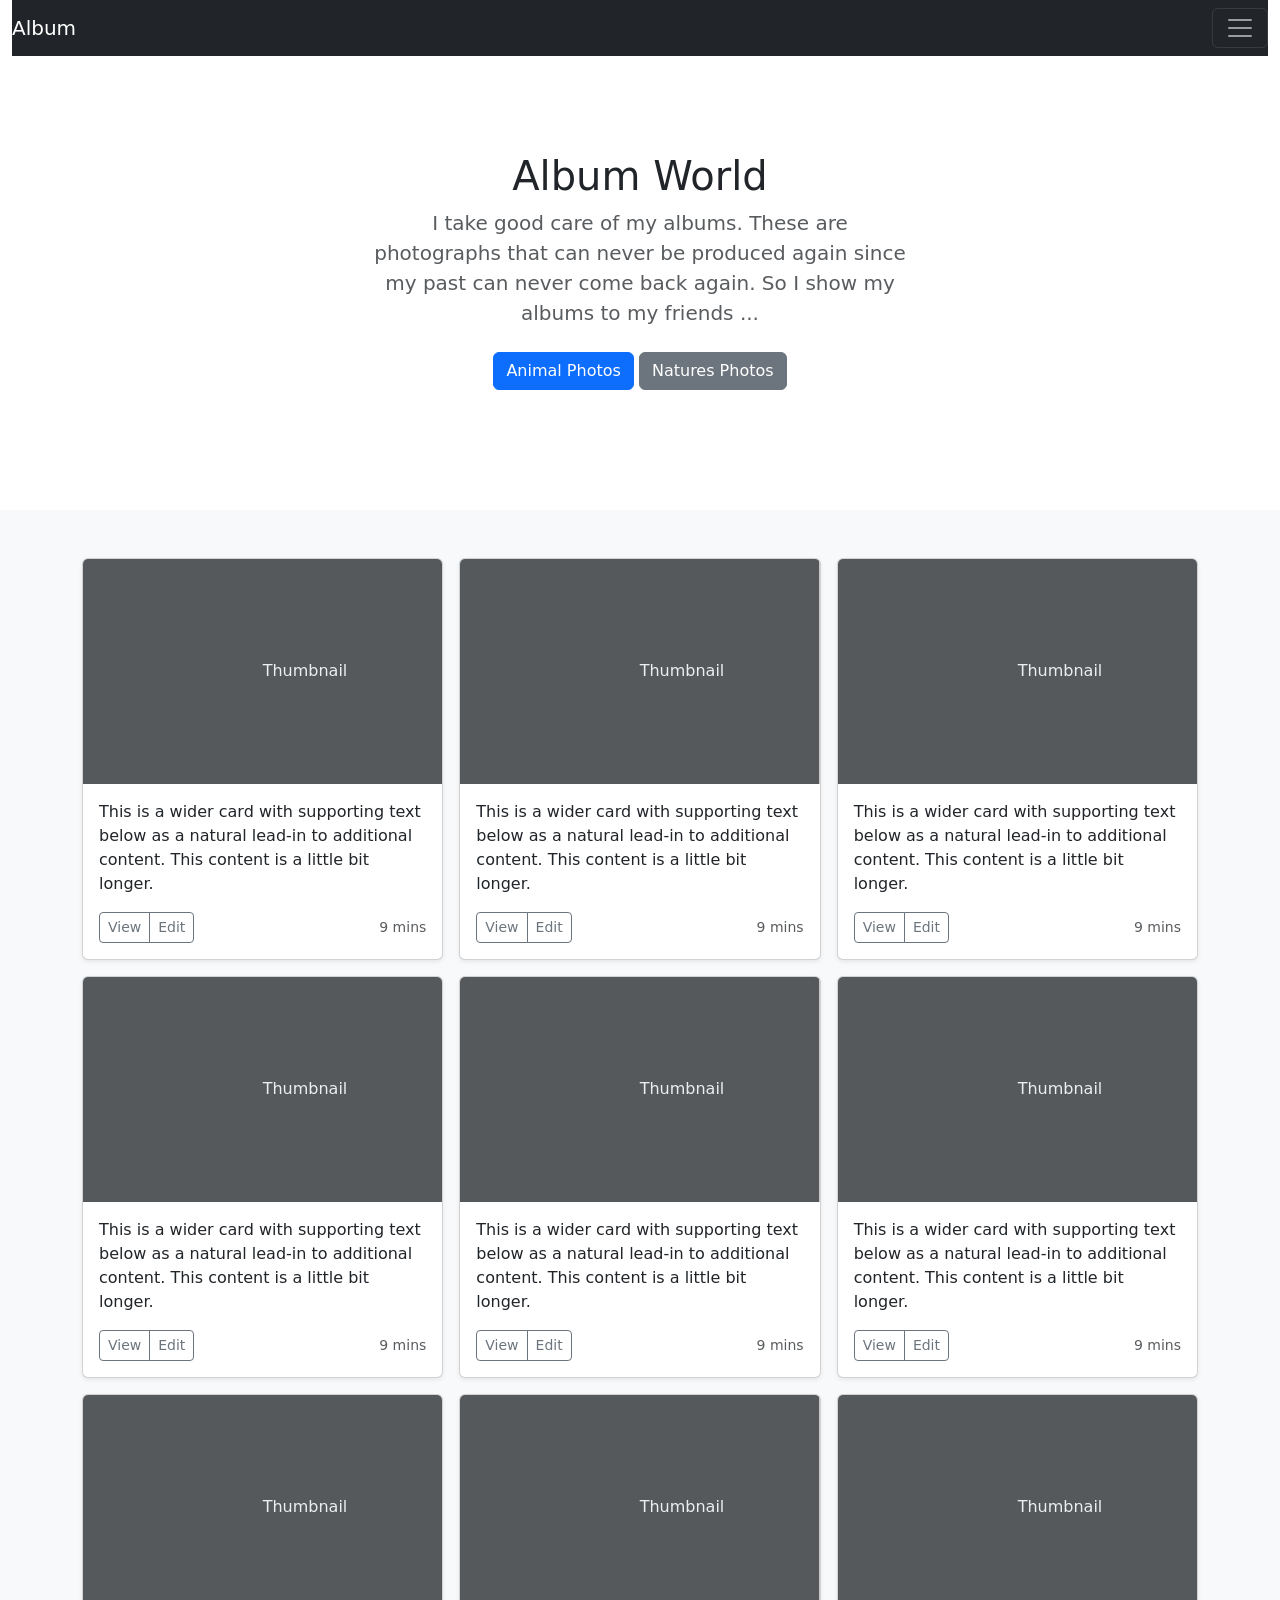
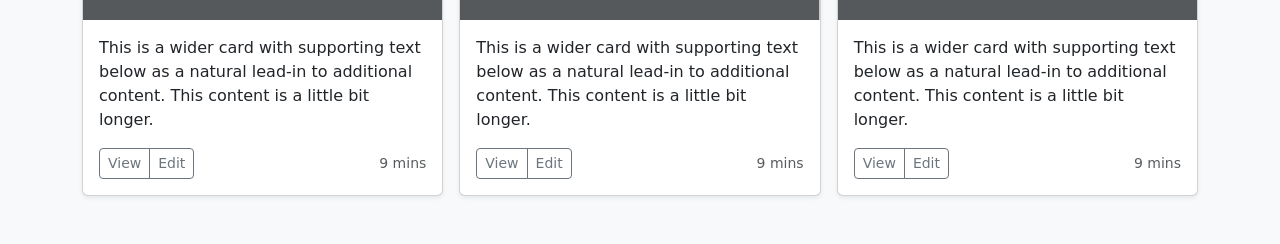
<file: Day 1/prasad/index.html>
<!DOCTYPE html>
<html lang="en">
  <head>
    <meta charset="UTF-8" />
    <meta http-equiv="X-UA-Compatible" content="IE=edge" />
    <meta name="viewport" content="width=device-width, initial-scale=1.0" />
    <title>Document</title>
    <link
      href="https://cdn.jsdelivr.net/npm/bootstrap@5.0.2/dist/css/bootstrap.min.css"
      rel="stylesheet"
      integrity="sha384-EVSTQN3/azprG1Anm3QDgpJLIm9Nao0Yz1ztcQTwFspd3yD65VohhpuuCOmLASjC"
      crossorigin="anonymous"
    />
    <link rel="stylesheet" href="style.css" />
  </head>
  <body>
    <div class="container-fluid">
      <div class="collapse" id="navbarToggleExternalContent">
        <div class="bg-dark p-4">
          <h5 class="text-white h4">About</h5>
          <span class="text-muted"
            >Add some information about the album below, the author, or any
            other background context. Make it a few sentences long so folks can
            pick up some informative tidbits. Then, link them off to some social
            networking sites or contact information.</span
          >
          <h5 class="text-white h4">Contact</h5>
          <ul class="list-unstyled">
            <li><a href="#" class="text-white">Follow on Instgram</a></li>
            <li><a href="#" class="text-white">Like on Facebook</a></li>
            <li><a href="#" class="text-white">Share</a></li>
          </ul>
        </div>
      </div>
      <nav class="navbar navbar-dark bg-dark">
        <a class="navbar-brand" href="#">Album</a>

        <button
          class="navbar-toggler"
          type="button"
          data-bs-toggle="collapse"
          data-bs-target="#navbarToggleExternalContent"
          aria-controls="navbarToggleExternalContent"
          aria-expanded="false"
          aria-label="Toggle navigation"
        >
          <span class="navbar-toggler-icon"></span>
        </button>
        <!-- <div class="container-fluid">
          <button
            class="navbar-toggler"
            type="button"
            data-bs-toggle="collapse"
            data-bs-target="#navbarToggleExternalContent"
            aria-controls="navbarToggleExternalContent"
            aria-expanded="false"
            aria-label="Toggle navigation"
          >
            <span class="navbar-toggler-icon"></span>
          </button>
        </div> -->
      </nav>
    </div>
    <main>
      <section class="py-5 text-center container">
        <div class="row py-lg-5">
          <div class="col-lg-6 col-md-8 mx-auto">
            <h1 class="fw-light"><b>Album World</b></h1>
            <p class="lead text-muted">
              I take good care of my albums. These are photographs that can
              never be produced again since my past can never come back again.
              So I show my albums to my friends ...
            </p>
            <p>
              <a href="#" class="btn btn-primary my-2">Animal Photos</a>
              <a href="#" class="btn btn-secondary my-2">Natures Photos</a>
            </p>
          </div>
        </div>
      </section>

      <div class="album py-5 bg-light">
        <div class="container">
          <div class="row row-cols-1 row-cols-sm-2 row-cols-md-3 g-3">
            <div class="col">
              <div class="card shadow-sm">
                <svg
                  class="bd-placeholder-img card-img-top"
                  width="100%"
                  height="225"
                  xmlns="http://www.w3.org/2000/svg"
                  role="img"
                  aria-label="Placeholder: Thumbnail"
                  preserveAspectRatio="xMidYMid slice"
                  focusable="false"
                >
                  <title>Placeholder</title>
                  <rect width="100%" height="100%" fill="#55595c"></rect>
                  <text x="50%" y="50%" fill="#eceeef" dy=".3em">
                    Thumbnail
                  </text>
                </svg>

                <div class="card-body">
                  <p class="card-text">
                    This is a wider card with supporting text below as a natural
                    lead-in to additional content. This content is a little bit
                    longer.
                  </p>
                  <div
                    class="d-flex justify-content-between align-items-center"
                  >
                    <div class="btn-group">
                      <button
                        type="button"
                        class="btn btn-sm btn-outline-secondary"
                      >
                        View
                      </button>
                      <button
                        type="button"
                        class="btn btn-sm btn-outline-secondary"
                      >
                        Edit
                      </button>
                    </div>
                    <small class="text-muted">9 mins</small>
                  </div>
                </div>
              </div>
            </div>
            <div class="col">
              <div class="card shadow-sm">
                <svg
                  class="bd-placeholder-img card-img-top"
                  width="100%"
                  height="225"
                  xmlns="http://www.w3.org/2000/svg"
                  role="img"
                  aria-label="Placeholder: Thumbnail"
                  preserveAspectRatio="xMidYMid slice"
                  focusable="false"
                >
                  <title>Placeholder</title>
                  <rect width="100%" height="100%" fill="#55595c"></rect>
                  <text x="50%" y="50%" fill="#eceeef" dy=".3em">
                    Thumbnail
                  </text>
                </svg>

                <div class="card-body">
                  <p class="card-text">
                    This is a wider card with supporting text below as a natural
                    lead-in to additional content. This content is a little bit
                    longer.
                  </p>
                  <div
                    class="d-flex justify-content-between align-items-center"
                  >
                    <div class="btn-group">
                      <button
                        type="button"
                        class="btn btn-sm btn-outline-secondary"
                      >
                        View
                      </button>
                      <button
                        type="button"
                        class="btn btn-sm btn-outline-secondary"
                      >
                        Edit
                      </button>
                    </div>
                    <small class="text-muted">9 mins</small>
                  </div>
                </div>
              </div>
            </div>
            <div class="col">
              <div class="card shadow-sm">
                <svg
                  class="bd-placeholder-img card-img-top"
                  width="100%"
                  height="225"
                  xmlns="http://www.w3.org/2000/svg"
                  role="img"
                  aria-label="Placeholder: Thumbnail"
                  preserveAspectRatio="xMidYMid slice"
                  focusable="false"
                >
                  <title>Placeholder</title>
                  <rect width="100%" height="100%" fill="#55595c"></rect>
                  <text x="50%" y="50%" fill="#eceeef" dy=".3em">
                    Thumbnail
                  </text>
                </svg>

                <div class="card-body">
                  <p class="card-text">
                    This is a wider card with supporting text below as a natural
                    lead-in to additional content. This content is a little bit
                    longer.
                  </p>
                  <div
                    class="d-flex justify-content-between align-items-center"
                  >
                    <div class="btn-group">
                      <button
                        type="button"
                        class="btn btn-sm btn-outline-secondary"
                      >
                        View
                      </button>
                      <button
                        type="button"
                        class="btn btn-sm btn-outline-secondary"
                      >
                        Edit
                      </button>
                    </div>
                    <small class="text-muted">9 mins</small>
                  </div>
                </div>
              </div>
            </div>

            <div class="col">
              <div class="card shadow-sm">
                <svg
                  class="bd-placeholder-img card-img-top"
                  width="100%"
                  height="225"
                  xmlns="http://www.w3.org/2000/svg"
                  role="img"
                  aria-label="Placeholder: Thumbnail"
                  preserveAspectRatio="xMidYMid slice"
                  focusable="false"
                >
                  <title>Placeholder</title>
                  <rect width="100%" height="100%" fill="#55595c"></rect>
                  <text x="50%" y="50%" fill="#eceeef" dy=".3em">
                    Thumbnail
                  </text>
                </svg>

                <div class="card-body">
                  <p class="card-text">
                    This is a wider card with supporting text below as a natural
                    lead-in to additional content. This content is a little bit
                    longer.
                  </p>
                  <div
                    class="d-flex justify-content-between align-items-center"
                  >
                    <div class="btn-group">
                      <button
                        type="button"
                        class="btn btn-sm btn-outline-secondary"
                      >
                        View
                      </button>
                      <button
                        type="button"
                        class="btn btn-sm btn-outline-secondary"
                      >
                        Edit
                      </button>
                    </div>
                    <small class="text-muted">9 mins</small>
                  </div>
                </div>
              </div>
            </div>
            <div class="col">
              <div class="card shadow-sm">
                <svg
                  class="bd-placeholder-img card-img-top"
                  width="100%"
                  height="225"
                  xmlns="http://www.w3.org/2000/svg"
                  role="img"
                  aria-label="Placeholder: Thumbnail"
                  preserveAspectRatio="xMidYMid slice"
                  focusable="false"
                >
                  <title>Placeholder</title>
                  <rect width="100%" height="100%" fill="#55595c"></rect>
                  <text x="50%" y="50%" fill="#eceeef" dy=".3em">
                    Thumbnail
                  </text>
                </svg>

                <div class="card-body">
                  <p class="card-text">
                    This is a wider card with supporting text below as a natural
                    lead-in to additional content. This content is a little bit
                    longer.
                  </p>
                  <div
                    class="d-flex justify-content-between align-items-center"
                  >
                    <div class="btn-group">
                      <button
                        type="button"
                        class="btn btn-sm btn-outline-secondary"
                      >
                        View
                      </button>
                      <button
                        type="button"
                        class="btn btn-sm btn-outline-secondary"
                      >
                        Edit
                      </button>
                    </div>
                    <small class="text-muted">9 mins</small>
                  </div>
                </div>
              </div>
            </div>
            <div class="col">
              <div class="card shadow-sm">
                <svg
                  class="bd-placeholder-img card-img-top"
                  width="100%"
                  height="225"
                  xmlns="http://www.w3.org/2000/svg"
                  role="img"
                  aria-label="Placeholder: Thumbnail"
                  preserveAspectRatio="xMidYMid slice"
                  focusable="false"
                >
                  <title>Placeholder</title>
                  <rect width="100%" height="100%" fill="#55595c"></rect>
                  <text x="50%" y="50%" fill="#eceeef" dy=".3em">
                    Thumbnail
                  </text>
                </svg>

                <div class="card-body">
                  <p class="card-text">
                    This is a wider card with supporting text below as a natural
                    lead-in to additional content. This content is a little bit
                    longer.
                  </p>
                  <div
                    class="d-flex justify-content-between align-items-center"
                  >
                    <div class="btn-group">
                      <button
                        type="button"
                        class="btn btn-sm btn-outline-secondary"
                      >
                        View
                      </button>
                      <button
                        type="button"
                        class="btn btn-sm btn-outline-secondary"
                      >
                        Edit
                      </button>
                    </div>
                    <small class="text-muted">9 mins</small>
                  </div>
                </div>
              </div>
            </div>

            <div class="col">
              <div class="card shadow-sm">
                <svg
                  class="bd-placeholder-img card-img-top"
                  width="100%"
                  height="225"
                  xmlns="http://www.w3.org/2000/svg"
                  role="img"
                  aria-label="Placeholder: Thumbnail"
                  preserveAspectRatio="xMidYMid slice"
                  focusable="false"
                >
                  <title>Placeholder</title>
                  <rect width="100%" height="100%" fill="#55595c"></rect>
                  <text x="50%" y="50%" fill="#eceeef" dy=".3em">
                    Thumbnail
                  </text>
                </svg>

                <div class="card-body">
                  <p class="card-text">
                    This is a wider card with supporting text below as a natural
                    lead-in to additional content. This content is a little bit
                    longer.
                  </p>
                  <div
                    class="d-flex justify-content-between align-items-center"
                  >
                    <div class="btn-group">
                      <button
                        type="button"
                        class="btn btn-sm btn-outline-secondary"
                      >
                        View
                      </button>
                      <button
                        type="button"
                        class="btn btn-sm btn-outline-secondary"
                      >
                        Edit
                      </button>
                    </div>
                    <small class="text-muted">9 mins</small>
                  </div>
                </div>
              </div>
            </div>
            <div class="col">
              <div class="card shadow-sm">
                <svg
                  class="bd-placeholder-img card-img-top"
                  width="100%"
                  height="225"
                  xmlns="http://www.w3.org/2000/svg"
                  role="img"
                  aria-label="Placeholder: Thumbnail"
                  preserveAspectRatio="xMidYMid slice"
                  focusable="false"
                >
                  <title>Placeholder</title>
                  <rect width="100%" height="100%" fill="#55595c"></rect>
                  <text x="50%" y="50%" fill="#eceeef" dy=".3em">
                    Thumbnail
                  </text>
                </svg>

                <div class="card-body">
                  <p class="card-text">
                    This is a wider card with supporting text below as a natural
                    lead-in to additional content. This content is a little bit
                    longer.
                  </p>
                  <div
                    class="d-flex justify-content-between align-items-center"
                  >
                    <div class="btn-group">
                      <button
                        type="button"
                        class="btn btn-sm btn-outline-secondary"
                      >
                        View
                      </button>
                      <button
                        type="button"
                        class="btn btn-sm btn-outline-secondary"
                      >
                        Edit
                      </button>
                    </div>
                    <small class="text-muted">9 mins</small>
                  </div>
                </div>
              </div>
            </div>
            <div class="col">
              <div class="card shadow-sm">
                <svg
                  class="bd-placeholder-img card-img-top"
                  width="100%"
                  height="225"
                  xmlns="http://www.w3.org/2000/svg"
                  role="img"
                  aria-label="Placeholder: Thumbnail"
                  preserveAspectRatio="xMidYMid slice"
                  focusable="false"
                >
                  <title>Placeholder</title>
                  <rect width="100%" height="100%" fill="#55595c"></rect>
                  <text x="50%" y="50%" fill="#eceeef" dy=".3em">
                    Thumbnail
                  </text>
                </svg>

                <div class="card-body">
                  <p class="card-text">
                    This is a wider card with supporting text below as a natural
                    lead-in to additional content. This content is a little bit
                    longer.
                  </p>
                  <div
                    class="d-flex justify-content-between align-items-center"
                  >
                    <div class="btn-group">
                      <button
                        type="button"
                        class="btn btn-sm btn-outline-secondary"
                      >
                        View
                      </button>
                      <button
                        type="button"
                        class="btn btn-sm btn-outline-secondary"
                      >
                        Edit
                      </button>
                    </div>
                    <small class="text-muted">9 mins</small>
                  </div>
                </div>
              </div>
            </div>
          </div>
        </div>
      </div>
    </main>
    <script
      src="https://cdn.jsdelivr.net/npm/bootstrap@5.0.2/dist/js/bootstrap.bundle.min.js"
      integrity="sha384-MrcW6ZMFYlzcLA8Nl+NtUVF0sA7MsXsP1UyJoMp4YLEuNSfAP+JcXn/tWtIaxVXM"
      crossorigin="anonymous"
    ></script>
  </body>
</html>
</file>
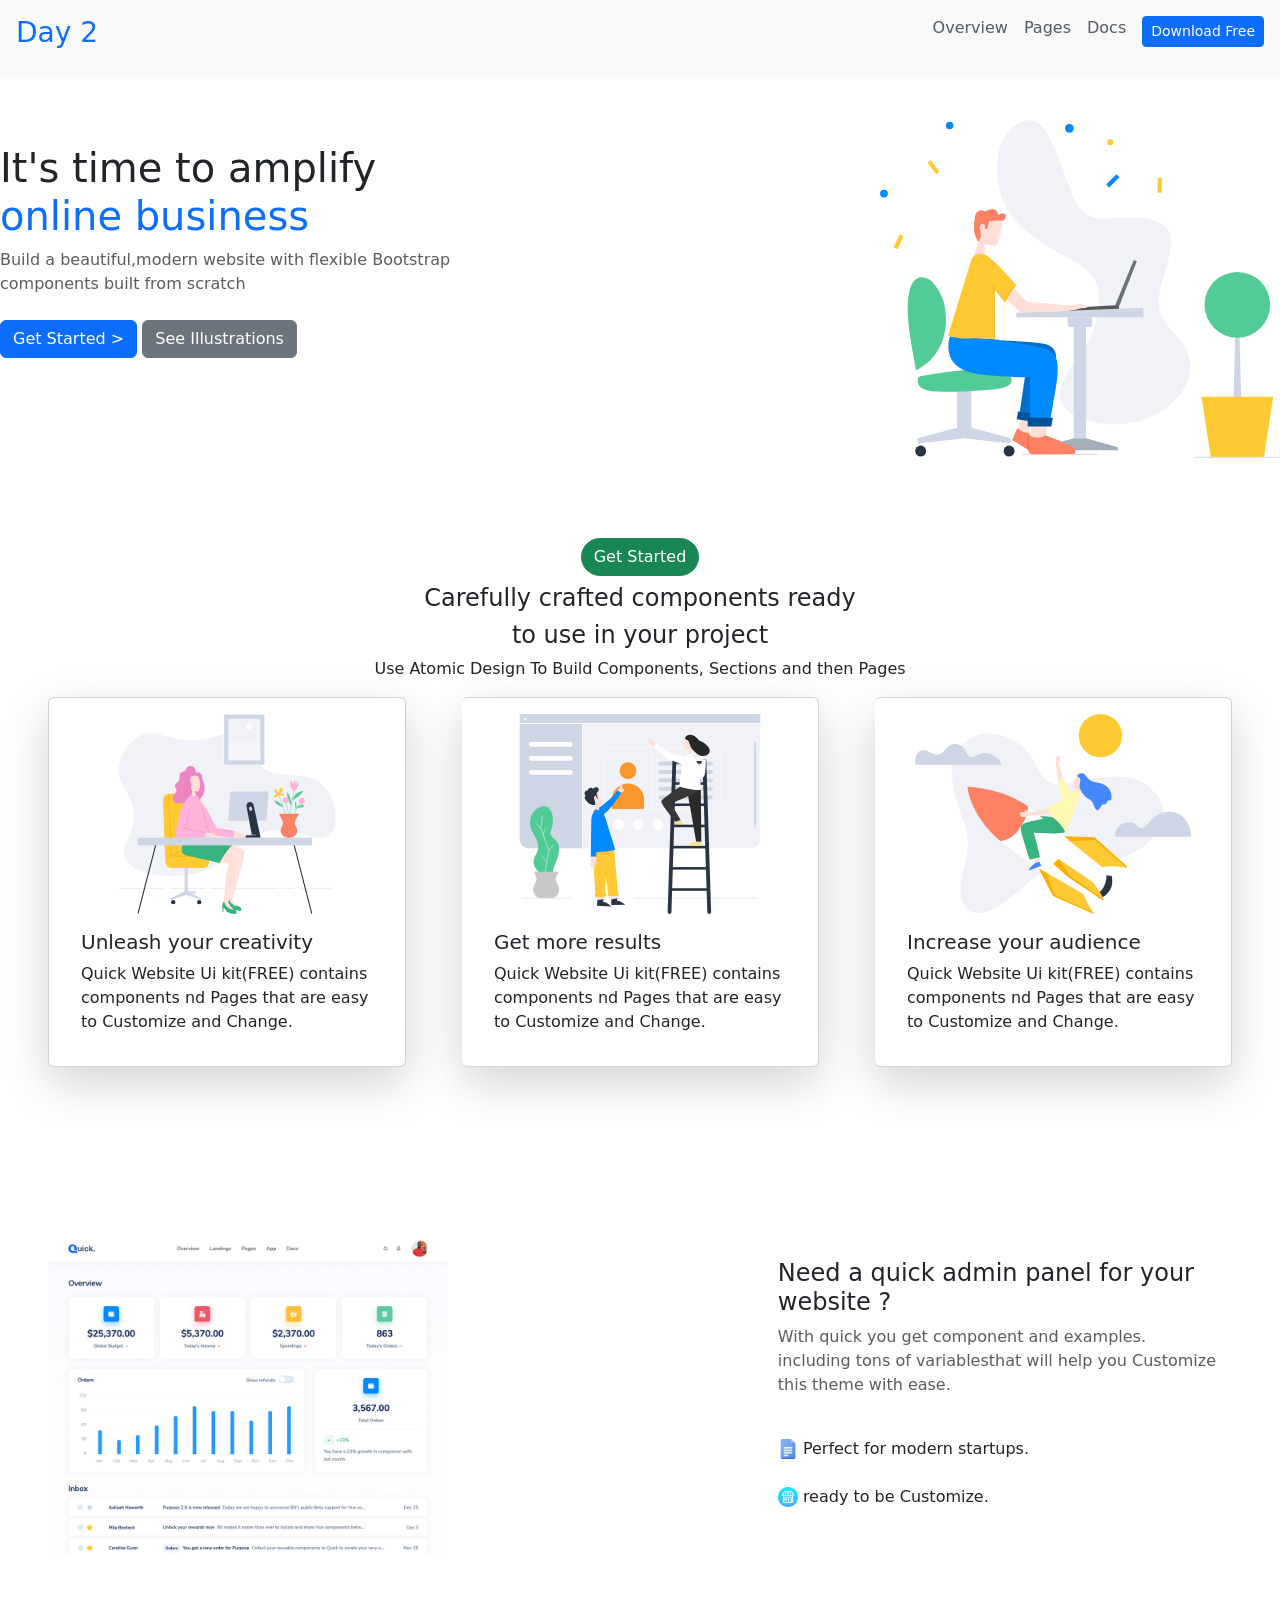
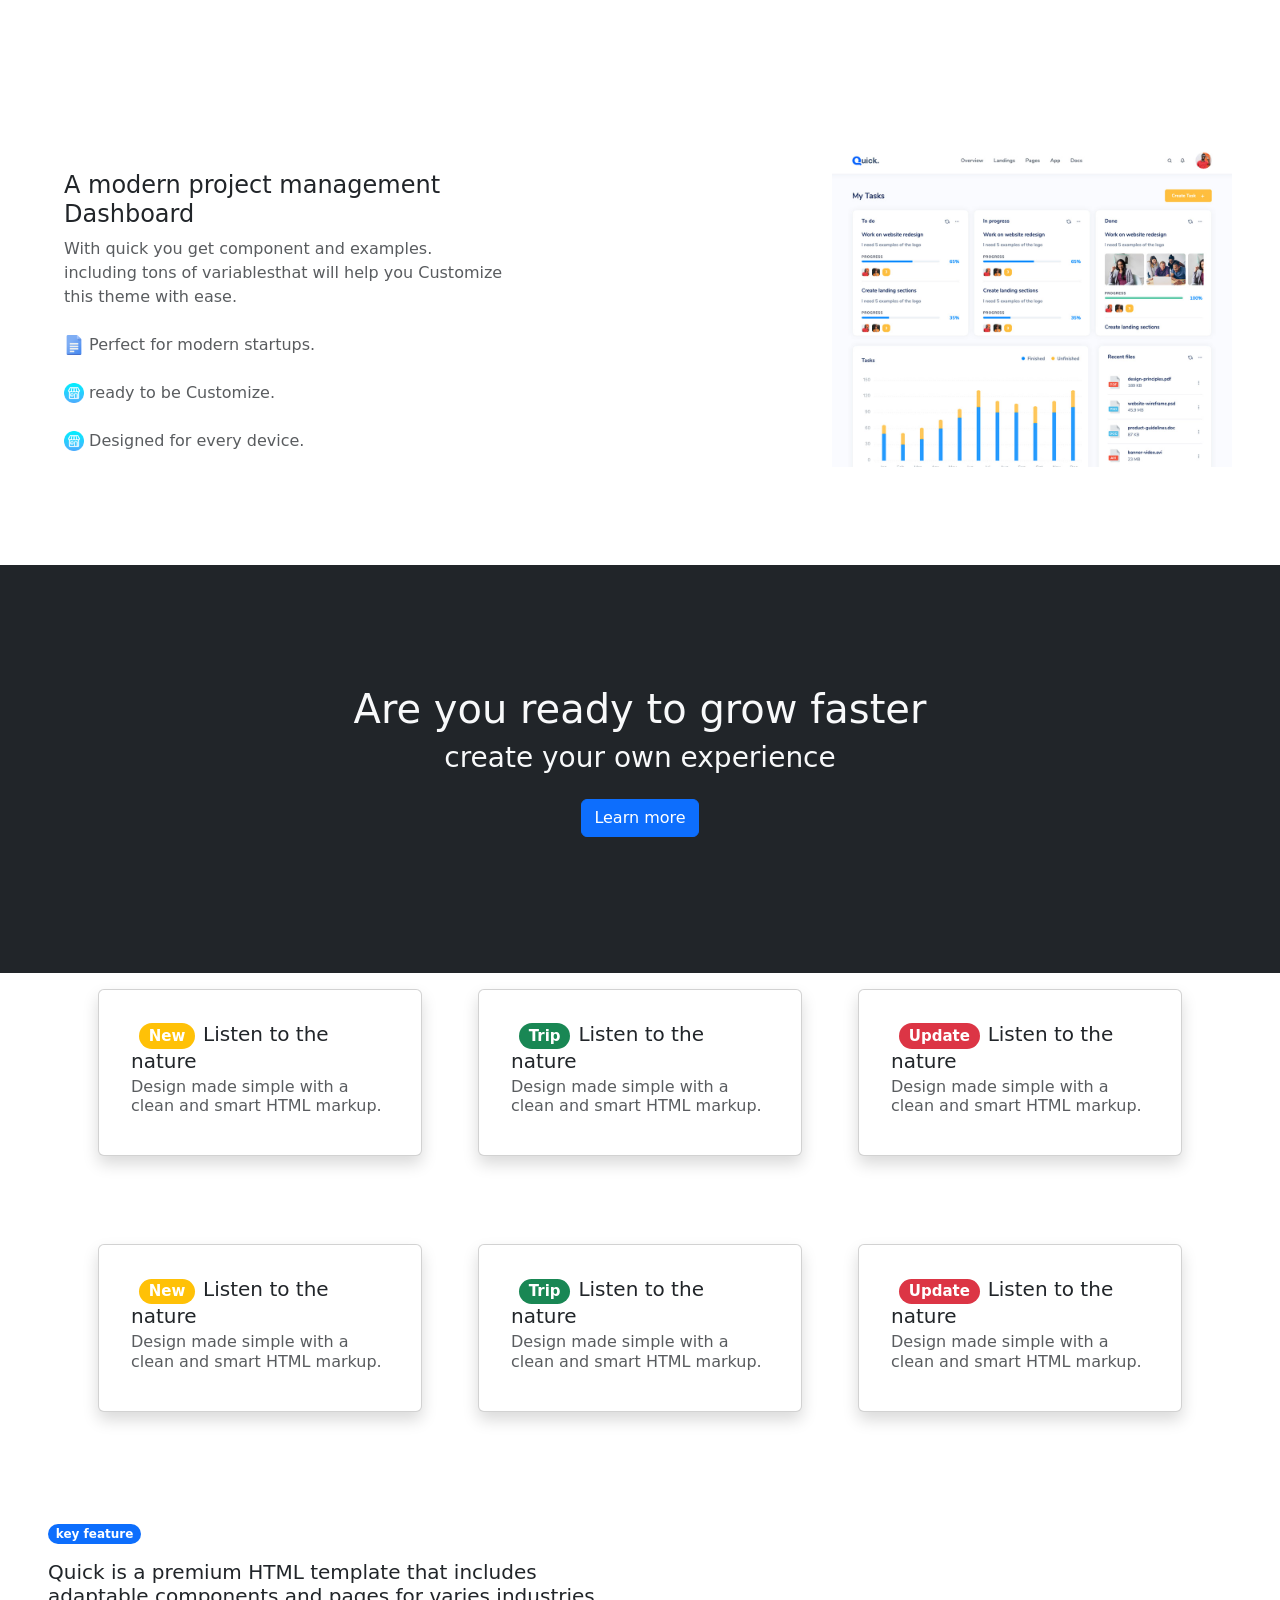
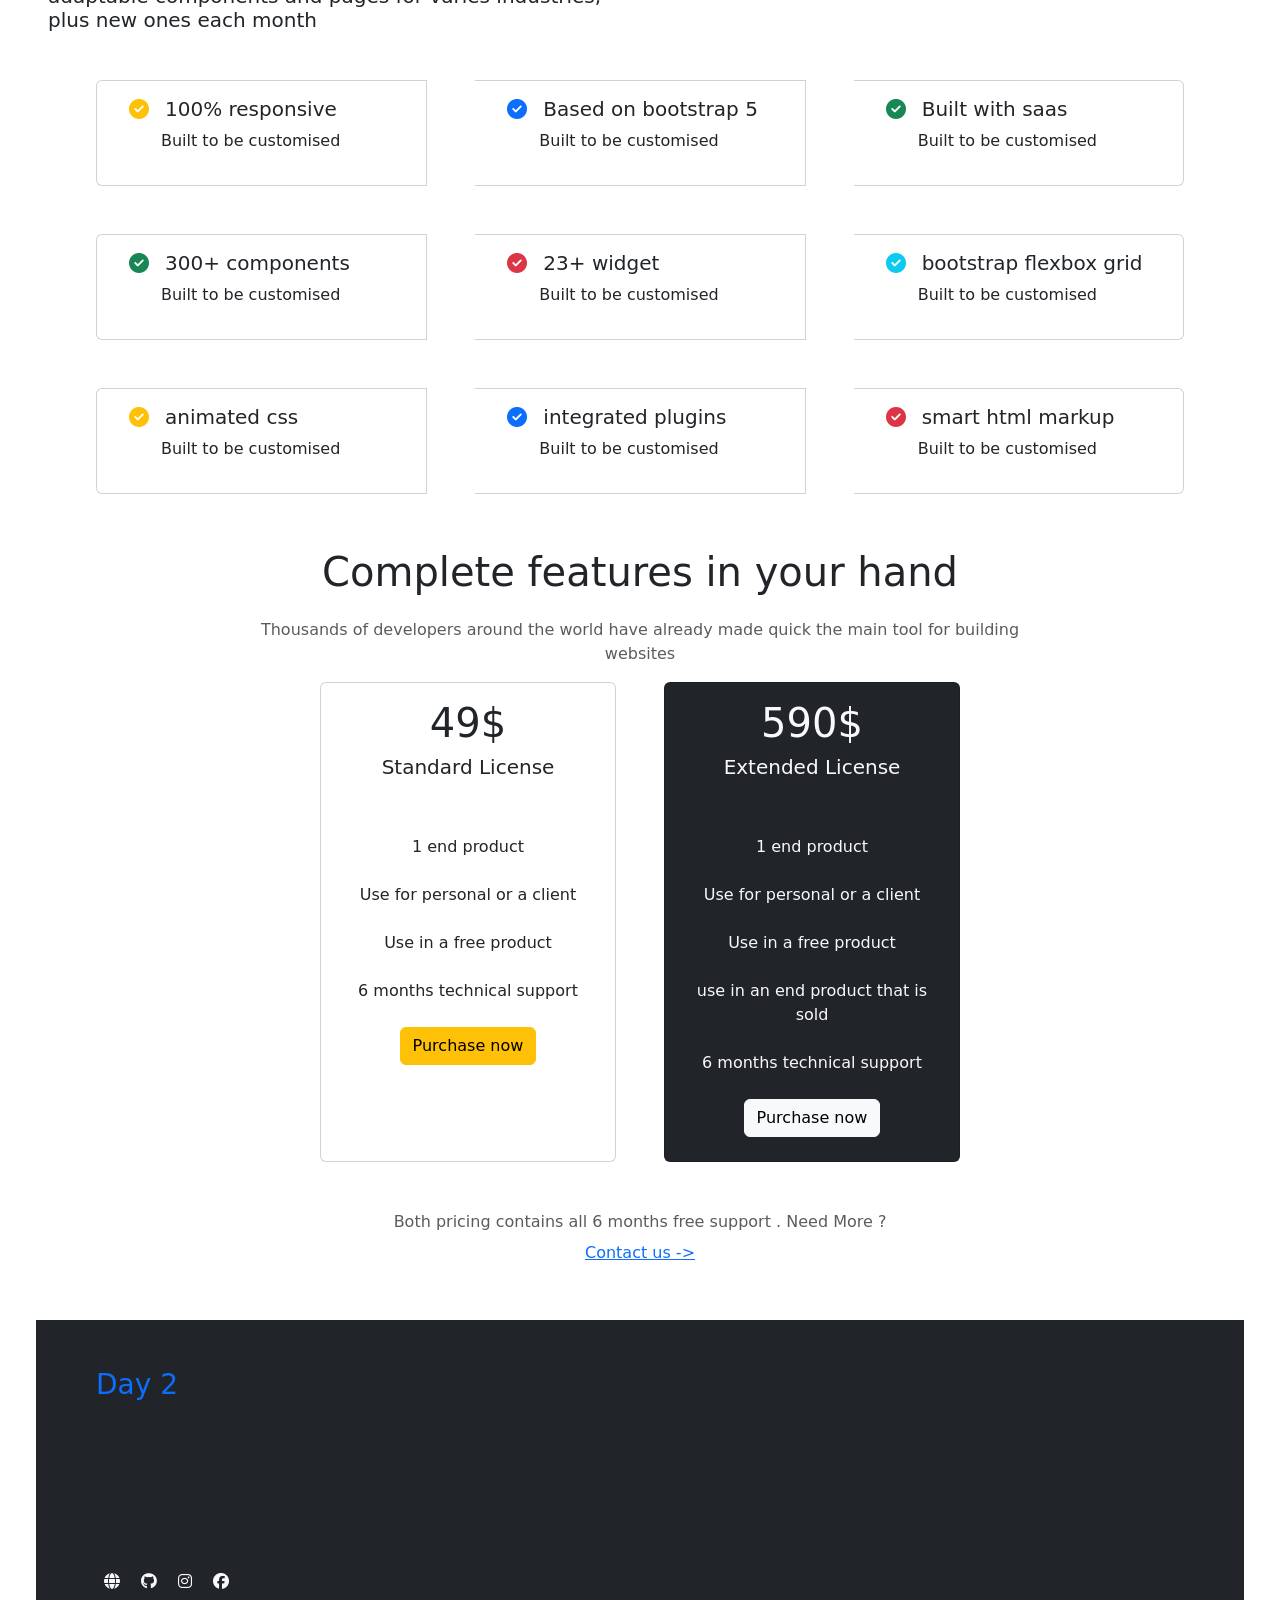
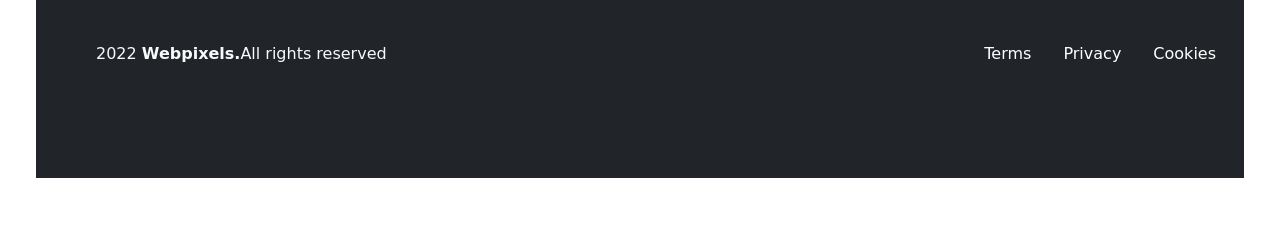
<file: Day 2/amit/index.html>
<!DOCTYPE html>
<html lang="en">
  <head>
    <!-- Required meta tags -->
    <meta charset="utf-8" />
    <meta name="viewport" content="width=device-width, initial-scale=1" />

    <!-- Bootstrap CSS -->
    <link
      href="https://cdn.jsdelivr.net/npm/bootstrap@5.0.2/dist/css/bootstrap.min.css"
      rel="stylesheet"
      integrity="sha384-EVSTQN3/azprG1Anm3QDgpJLIm9Nao0Yz1ztcQTwFspd3yD65VohhpuuCOmLASjC"
      crossorigin="anonymous"
      
    />
    <link rel="stylesheet" href="https://cdnjs.cloudflare.com/ajax/libs/font-awesome/6.2.0/css/all.min.css">

    <title>Official site</title>
  </head>
  <body>

    <!-- Navigation -->

    <nav class="nav fixed-top nav-light bg-light p-3 justify-content-between">
      <div class="Container-fluid">
        <h3 class="text-primary">Day 2</h3>
      </div>
      <ul class="menu d-flex list-inline gap-3">
        <li class="text-muted">Overview</li>
        <li class="text-muted">Pages</li>
        <li class="text-muted">Docs</li>
        <li><button class="btn btn-primary btn-sm">Download Free</button></li>
      </ul>
    </nav>

    <!-- Hero block -->

    <section class="hero d-flex py-4 justify-content-between mt-5">
      <div class="left py-4 mt-5">
        <h1>
          It's time to amplify <br />
          <span class="text-primary">online business</span>
        </h1>
        <p class="text-muted">
          Build a beautiful,modern website with flexible Bootstrap <br />
          components built from scratch
        </p>
        <div class="hero-buttons">
          <a href="#" class="btn btn-primary my-2">Get Started ></a>
          <a href="#" class="btn btn-secondary my-2">See Illustrations</a>
        </div>
      </div>

      <!-- Image -->

      <div class="right mt-5">
        <img
          class="img-fluid"
          src="../illustration-3.svg"
          alt=""
          srcset=""
          width="400px"
          height="200px"
        />
      </div>
    </section>

    <!-- Get Started Button -->

    <div class="text-center mt-5">
      <a href="#" class="btn btn-success rounded-pill my-2">Get Started</a>
      <h4>Carefully crafted components ready</h4>
      <h4>to use in your project</h4>
      <p>Use Atomic Design To Build Components, Sections and then Pages</p>
    </div>

    <!-- Cards -->

    <div class="card-group gap-2">
      <div class="card shadow-lg p-3 mb-5 bg-body rounded mx-5">
        <img
          src="../illustration-5.svg "
          class="card-img-top"
          alt="..."
          height="200px"
          width="200px"
        />
        <div class="card-body">
          <h5>Unleash your creativity</h5>
          <p class="card-text">
            Quick Website Ui kit(FREE) contains components nd Pages that are
            easy to Customize and Change.
          </p>
        </div>
      </div>

      <div class="card shadow-lg p-3 mb-5 bg-body rounded">
        <img
          src="../illustration-6.svg"
          class="card-img-top"
          alt="..."
          height="200px"
          width="200px"
        />
        <div class="card-body">
          <h5>Get more results</h5>
          <p class="card-text">
            Quick Website Ui kit(FREE) contains components nd Pages that are
            easy to Customize and Change.
          </p>
        </div>
      </div>

      <div class="card shadow-lg p-3 mb-5 bg-body rounded mx-5">
        <img
          src="../illustration-7.svg"
          class="card-img-top"
          alt="..."
          height="200px"
          width="200px"
        />
        <div class="card-body">
          <h5>Increase your audience</h5>
          <p class="card-text">
            Quick Website Ui kit(FREE) contains components nd Pages that are
            easy to Customize and Change.
          </p>
        </div>
      </div>
    </div>

    <!-- Admin Panel -->

    <section class="hero d-flex py-4 justify-content-between mt-5">
      <!-- image -->

      <div class="right mt-5 mb-5 px-5">
        <img
          class="img-fluid"
          src="../screen-1-1000x800.jpg"
          alt=""
          srcset=""
          width="400px"
          height="200px"
        />
      </div>

      <div class="right py-4 mt-5 p-3 mb-5 mx-5">
        <h4>
          Need a quick admin panel for your<br>
          <span>website ?</span>
        </h4>
        <p class="text-muted">
          With quick you get component and examples.<br>
          including tons of variablesthat will help you Customize<br>this
          theme with ease.</br><br></p>

          <img
            class="img-fluid"
            src="../google-docs.png"
            alt=""
            srcset=""
            width="20px"
            height="20px"
          /> Perfect for modern startups.

          <br><br>

          <img
            class="img-fluid"
            src="../store.png"
            alt=""
            srcset=""
            width="20px"
            height="20px"
          /> ready to be Customize.

      </div>
    </section>

    <!-- Dashboard -->

    <section class="hero d-flex py-4 justify-content-between mt-5">
      <div class="right py-4 mt-5 p-3 mb-5 mx-5">
        <h4>
          A modern project management <br />
          <span>Dashboard </span>
        </h4>
        <p class="text-muted">
          With quick you get component and examples.<br />
          including tons of variablesthat will help you Customize<br />this
          theme with ease.<br>
          <br>

        

        <img
            class="img-fluid"
            src="../google-docs.png"
            alt=""
            srcset=""
            width="20px"
            height="20px"
          /> Perfect for modern startups.

          <br><br>
          <img
          class="img-fluid"
          src="../store.png"
          alt=""
          srcset=""
          width="20px"
          height="20px"
        /> ready to be Customize.</br><br>

        <img
        class="img-fluid"
        src="../store.png"
        alt=""
        srcset=""
        width="20px"
        height="20px"
      /> Designed for every device.

        </p>
      </div>

      <div class="right mt-5 mb-5 px-5">
        <img
          class="img-fluid"
          src="../screen-2-1000x800.jpg"
          alt=""
          srcset=""
          width="400px"
          height="200px"
        />
      </div>
    </section>

    <!-- <section>
        <div class="card text-center" weight="50px" height="100px">
            
            <div class="card-body bg-dark" weight="80px" height="100px" >
              <h5 class="card-title text-light">Are you ready to grow faster</h5>
              <p class="card-text text-light">create your own experience</p>
              <a href="#" class="btn btn-primary">Learn more</a>
            </div>  
          </div>

</section> -->


<section class="bg-dark text-center" style="padding: 120px 0">
<h1 class="text-light"> Are you ready to grow faster</h1>
<h3 class="text-light"> create your own experience</h3>
<a href="#" class="btn btn-primary my-3">Learn more</a>
</section>


<!-- cards with button -->

<section>
  <div class="container">
    <div class="row row-cols-1 row-cols-md-3 g-4">
    <div class="col">
    <div class="card mx-3 my-3 shadow p-3 mb-5 bg-body rounded" >
        <div class="card-body">
          <h5 class="card-title"><span href="#" class="badge rounded-pill bg-warning mx-2">New</span>Listen to the nature <br><h6 class="card-subtitle mb-2 text-muted">Design made simple with a clean and smart HTML markup.</h6></h5>
          
        </div>
      </div>
    </div>
    <div class="col">
      <div class="card mx-3 my-3 shadow p-3 mb-5 bg-body rounded" >
          <div class="card-body">
            <h5 class="card-title"><span href="#" class="badge rounded-pill bg-success mx-2">Trip</span>Listen to the nature</h5>
            <h6 class="card-subtitle mb-2 text-muted">Design made simple with a clean and smart HTML markup.</h6>
          </div>
        </div>
      </div>
      <div class="col">
        <div class="card mx-3 my-3 shadow p-3 mb-5 bg-body rounded" >
            <div class="card-body">
              <h5 class="card-title"><span href="#" class="badge rounded-pill bg-danger mx-2">Update</span>Listen to the nature</h5>
              <h6 class="card-subtitle mb-2 text-muted">Design made simple with a clean and smart HTML markup.</h6>
            </div>
          </div>
        </div>
        <div class="col">
          <div class="card mx-3 my-3 shadow p-3 mb-5 bg-body rounded" >
              <div class="card-body">
                <h5 class="card-title"><span href="#" class="badge rounded-pill bg-warning mx-2">New</span>Listen to the nature</h5>
                <h6 class="card-subtitle mb-2 text-muted">Design made simple with a clean and smart HTML markup.</h6>
              </div>
            </div>
          </div>
          <div class="col">
            <div class="card mx-3 my-3 shadow p-3 mb-5 bg-body rounded" >
                <div class="card-body">
                  <h5 class="card-title"><span href="#" class="badge rounded-pill bg-success mx-2">Trip</span>Listen to the nature</h5>
                  <h6 class="card-subtitle mb-2 text-muted">Design made simple with a clean and smart HTML markup.</h6>
                </div>
              </div>
            </div>
            <div class="col">
              <div class="card mx-3 my-3 shadow p-3 mb-5 bg-body rounded" >
                  <div class="card-body">
                    <h5 class="card-title"><span href="#" class="badge rounded-pill bg-danger mx-2">Update</span>Listen to the nature</h5>
                    <h6 class="card-subtitle mb-2 text-muted">Design made simple with a clean and smart HTML markup.</h6>
                  </div>
                </div>
              </div>
    </div>
  </div>
</section>

<!-- key feature -->

<div class="mx-5 my-5">
  <span class="badge rounded-pill bg-primary my-3">key feature</span>
  <div class="margin-top:5">
  <h5>Quick is a premium HTML template that includes<br>adaptable components  and pages for varies industries,<br>plus new ones each month </h5>
</div>

<!-- cards after key feature -->

<div class="card-group gap-5 mx-5 my-5">
  <div class="card">
    <div class="card-body">
      <h5 class="card-title"><i class="fa-sharp fa-solid fa-circle-check text-warning fa-1x mx-3"></i>100% responsive</h5>
     <div class="mx-5" <p class="card-text">Built to be customised</p></div>
    </div>
  </div>

  <div class="card">
    <div class="card-body">
      <h5 class="card-title"><i class="fa-sharp fa-solid fa-circle-check text-primary fa-1x mx-3"></i>Based on bootstrap 5</h5>
      <div class="mx-5" <p class="card-text">Built to be customised</p></div>
    </div>
  </div>

  <div class="card">
    <div class="card-body">
      <h5 class="card-title"><i class="fa-sharp fa-solid fa-circle-check text-success fa-1x mx-3"></i>Built with saas</h5>
      <div class="mx-5" <p class="card-text">Built to be customised</p></div>
    </div>
  </div>
</div>

<div class="card-group gap-5 mx-5">
  <div class="card">
    <div class="card-body">
      <h5 class="card-title"><i class="fa-sharp fa-solid fa-circle-check text-success fa-1x mx-3"></i>300+ components</h5>
      <div class="mx-5" <p class="card-text">Built to be customised</p></div>
    </div>
  </div>

  <div class="card">
    <div class="card-body ">
      <h5 class="card-title"><i class="fa-sharp fa-solid fa-circle-check text-danger fa-1x mx-3"></i>23+ widget</h5>
      <div class="mx-5" <p class="card-text">Built to be customised</p></div>
    </div>
  </div>

  <div class="card">
    <div class="card-body">
      <h5 class="card-title"><i class="fa-sharp fa-solid fa-circle-check text-info fa-1x mx-3"></i>bootstrap flexbox grid</h5>
      <div class="mx-5" <p class="card-text">Built to be customised</p></div>
    </div>
  </div>
</div>

<div class="card-group gap-5 mx-5 my-5">
  <div class="card">
    <div class="card-body">
      <h5 class="card-title"><i class="fa-sharp fa-solid fa-circle-check text-warning fa-1x mx-3"></i>animated css</h5>
      <div class="mx-5" <p class="card-text">Built to be customised</p></div>
    </div>
  </div>

  <div class="card">
    <div class="card-body">
      <h5 class="card-title"><i class="fa-sharp fa-solid fa-circle-check text-primary fa-1x mx-3"></i>integrated plugins</h5>
      <div class="mx-5" <p class="card-text">Built to be customised</p></div>
    </div>
  </div>

  <div class="card">
    <div class="card-body">
      <h5 class="card-title"><i class="fa-sharp fa-solid fa-circle-check text-danger fa-1x mx-3"></i>smart html markup</h5>
      <div class="mx-5" <p class="card-text">Built to be customised</p></div>
    </div>
  </div>
</div>


<!-- complete feature -->

<p class="text-center fs-1">Complete features in your hand</p>
<p class="text-center text-muted">Thousands of developers around the world have already made quick the main tool for building<br>websites</p>


<!-- two cards -->

<div class="d-flex justify-content-center gap-5">
<div class="card" style="width: 25%">
  <div class="card-body text-center">
    <h1>49$</h1>
    <h5>Standard License</h5>
<br>
<br>
<p>1 end product<br><br>Use for personal or a client<br><br>Use in a free product<br><br>6 months technical support</p>
<a href="#" class="btn btn-warning my-2">Purchase now</a>
</div>
</div>



  <div class="card active-card bg-dark text-light" style="width: 25% ">
    <div class="card-body text-center">
      <h1>590$</h1>
      <h5>Extended License</h5>
  <br>
  <br>
  <p>1 end product<br><br>Use for personal or a client<br><br>Use in a free product<br><br>use in an end product that is sold<br><br>6 months technical support</p>
  <a href="#" class="btn btn-light my-2">Purchase now</a>
  </div>
  </div>
</div>

<div class="pricing text-muted text-center py-5">Both pricing contains all 6 months free support . Need More ?<br>
  <button type="button" class="text-center btn btn-link">Contact us -></button>
  </div>

<!-- <section class="bg-dark px-5 py-5">
<div class="col">
  <div class="row">
    <h3 class="day text-primary">Day 2</h3>
    <p class="text-light text-muted py-4">Webpixels attempts to bring the best development <br>Experience to designers and developers by offering<br>the tools needed for having a quick and solid start<br>in most web projects</p>
  
  
  </div>
</div>

<i class="fa-solid fa-globe text-light mx-2"></i>
<i class="fa-brands fa-github text-light mx-2"></i>
<i class="fa-brands fa-instagram text-light mx-2"></i>
<i class="fa-brands fa-facebook text-light mx-2"></i>

</section>
 --> 

  
<section class="bg-dark row text-white">
<div class="col-6 ">
  <section class="bg-dark px-5 py-5">
    <div class="col">
      <div class="row">
        <h3 class="day text-primary">Day 2</h3>
        <p class="text-light text-muted py-4">Webpixels attempts to bring the best development <br>Experience to designers and developers by offering<br>the tools needed for having a quick and solid start<br>in most web projects</p>
      
      </div>
    </div>
    
    <i class="fa-solid fa-globe text-light mx-2"></i>
    <i class="fa-brands fa-github text-light mx-2"></i>
    <i class="fa-brands fa-instagram text-light mx-2"></i>
    <i class="fa-brands fa-facebook text-light mx-2"></i>
    <p class="text-light py-5">2022 <b>Webpixels.</b>All rights reserved</p>
    
    </section>
    
</div>


<div class="col-6 py-5">
  <div class="row">
    <div class="col-4  text-muted">
      <h3>Account</h3>
      <ul style="list-style-type: none">
      
        <li>Profile</li>
        <li>Setting</li>
        <li>Billing</li>
        <li>Notification</li>

      </ul>
    </div>


    <div class="col-4 text-muted">
      <h3>About</h3>
      <ul style="list-style-type: none">
      
        <li>service</li>
        <li>pricing</li>
        <li>contact</li>
        <li>careers</li>

      </ul>

    </div>

    <div class="col-4 text-muted">
      <h3>company</h3>
      <ul style="list-style-type: none">
      
        <li>community</li>
        <li>help center</li>
        <li>support</li>

      </ul>

    </div>
    </div>
<br>
<br>
<br>
<br>
<br>

    <div class="main d-flex justify-content-md-end text-center">
      <p class="mx-3">Terms</p>
      <p class="mx-3">Privacy</p>
      <p class="mx-3">Cookies</p>
    </div>

    </div>
  </div>

</section>

</body>
</html>
</file>
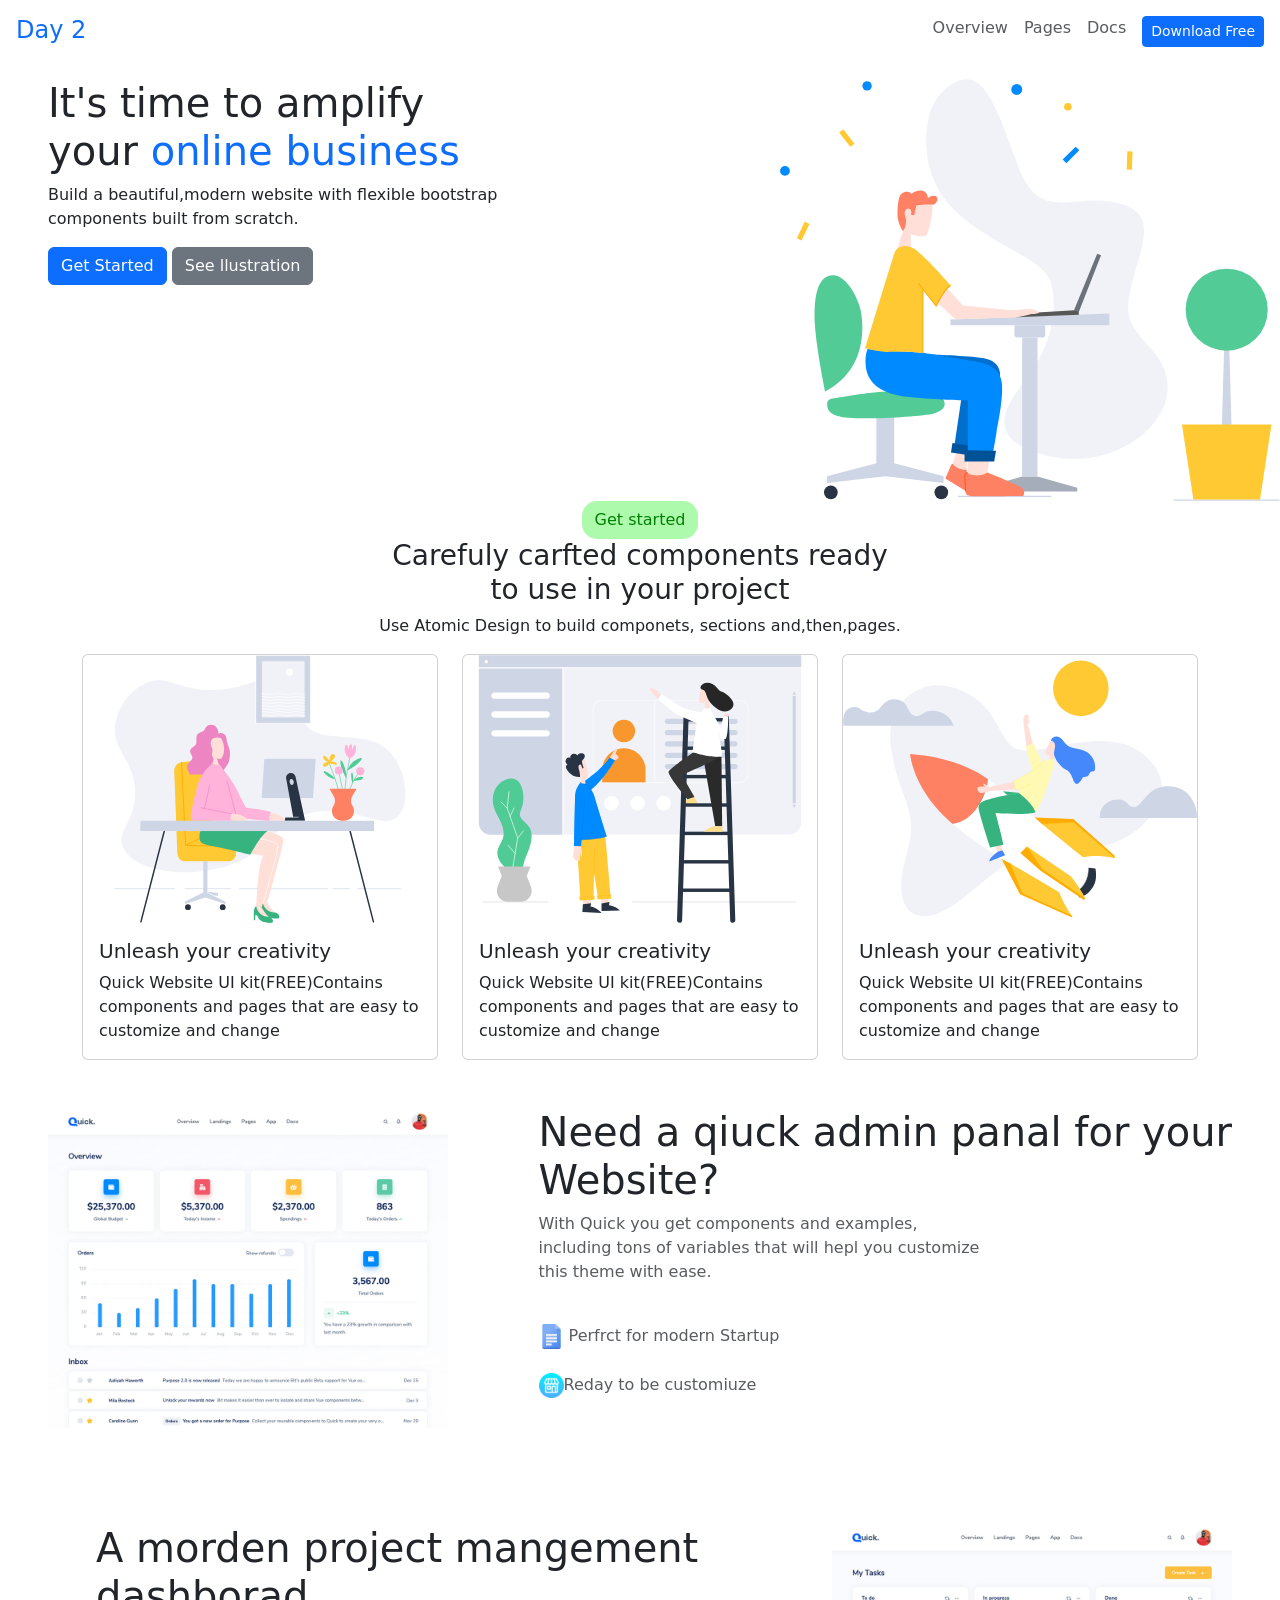
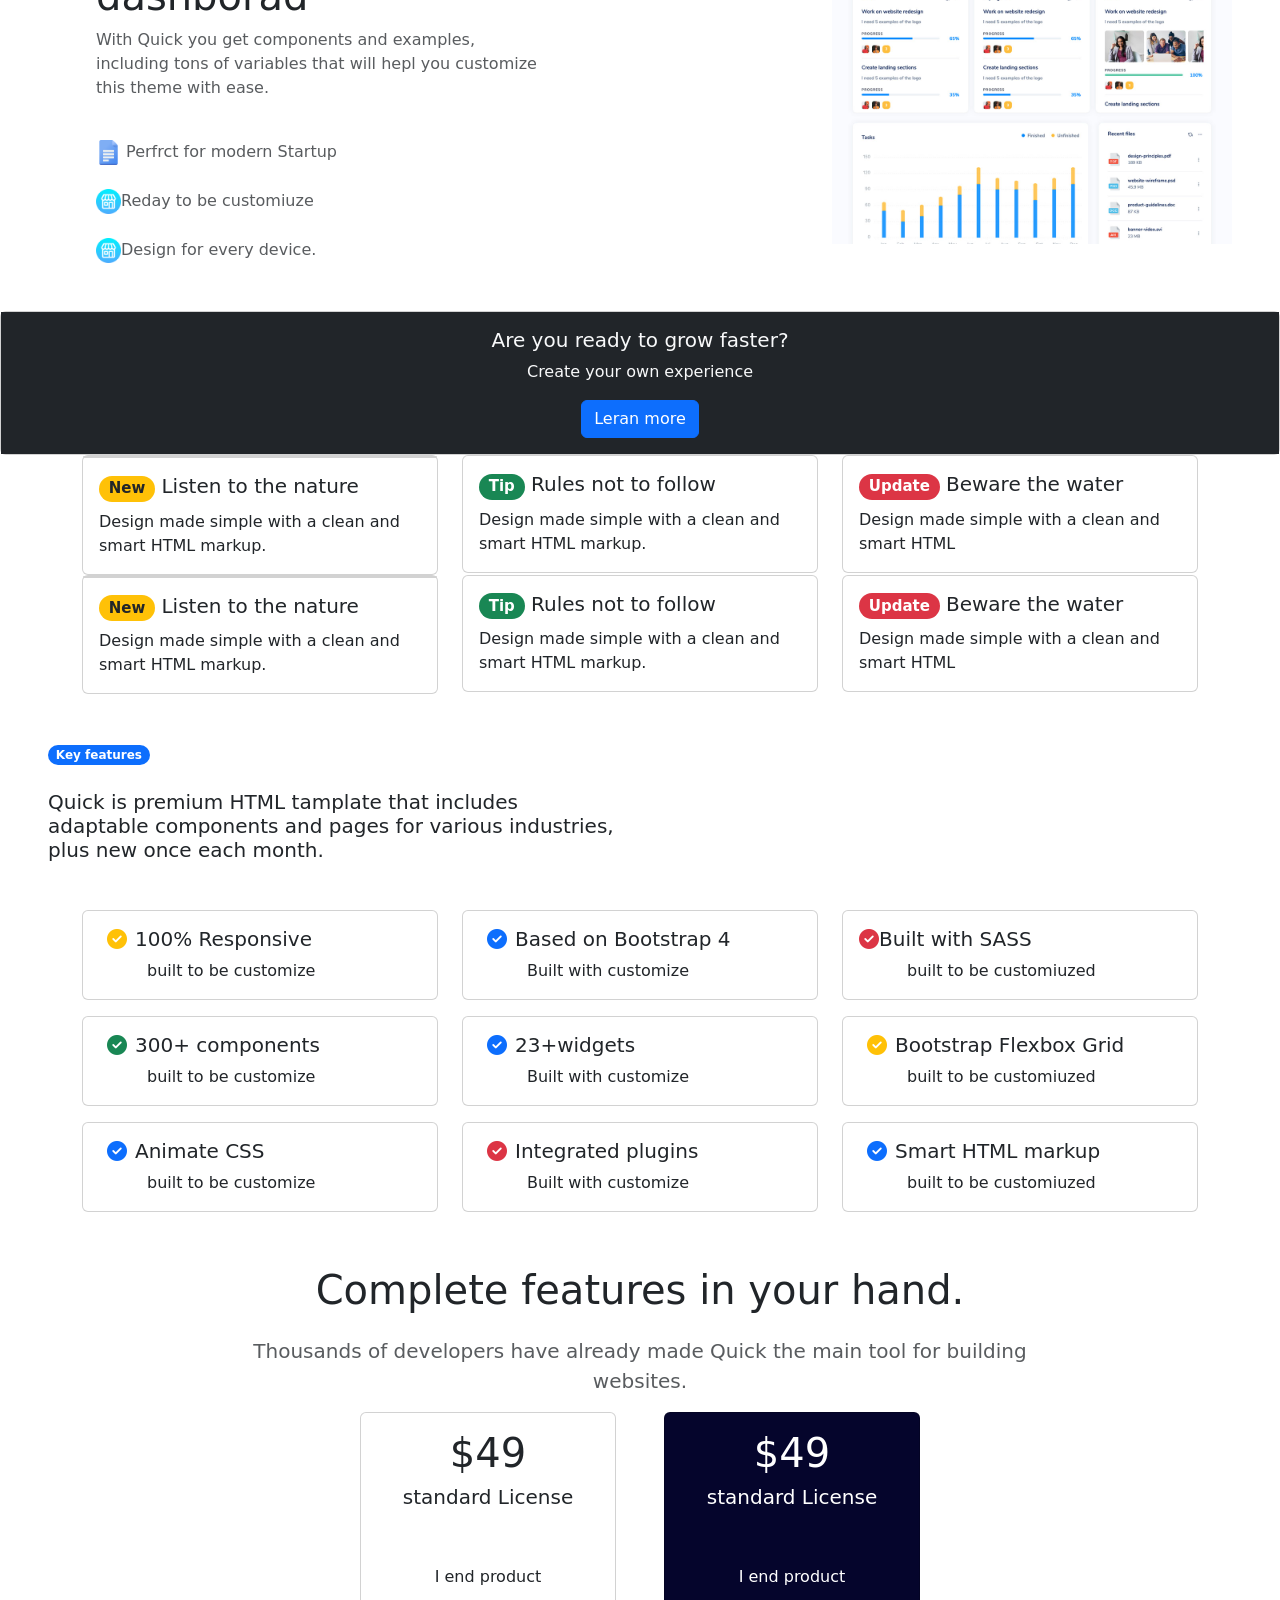
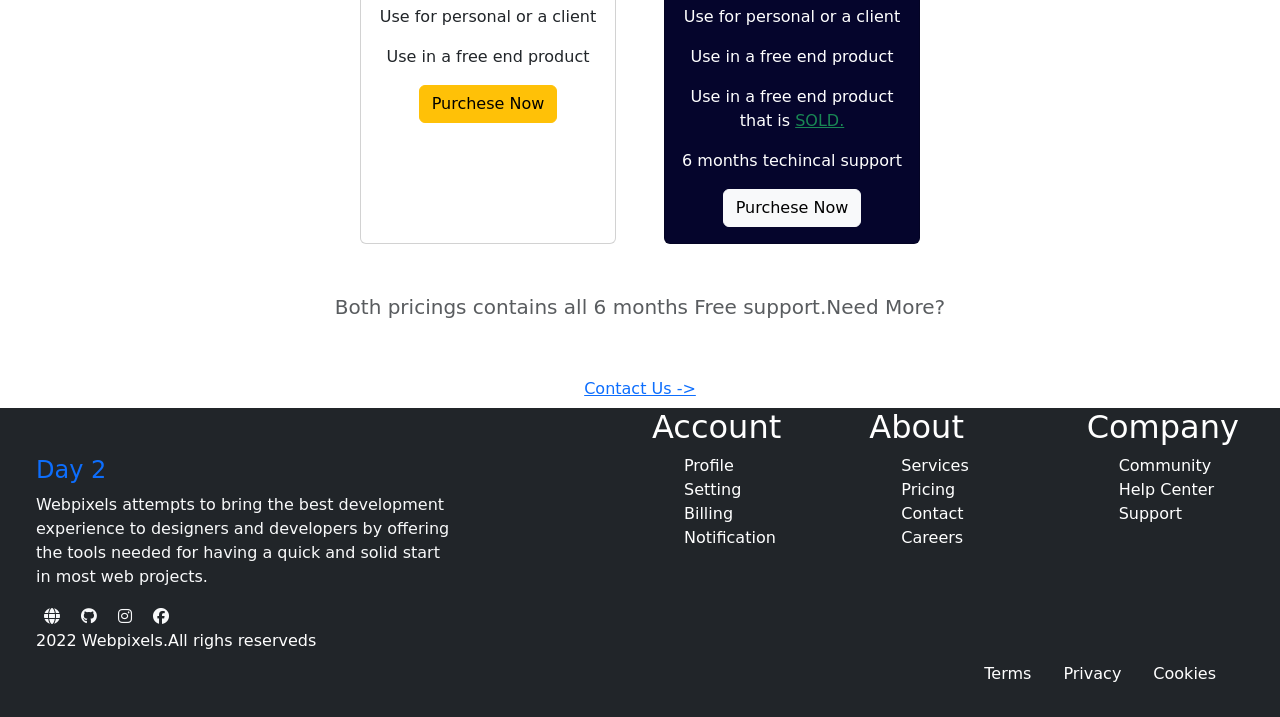
<file: Day 2/anushka/index.html>
<!DOCTYPE html>
<html lang="en">

<head>
  <!-- Required meta tags -->
  <meta charset="utf-8" />
  <meta name="viewport" content="width=device-width, initial-scale=1" />

  <!-- Bootstrap CSS -->
  <link href="https://cdn.jsdelivr.net/npm/bootstrap@5.0.2/dist/css/bootstrap.min.css" rel="stylesheet"
    integrity="sha384-EVSTQN3/azprG1Anm3QDgpJLIm9Nao0Yz1ztcQTwFspd3yD65VohhpuuCOmLASjC" crossorigin="anonymous" />

  <link rel="stylesheet" href="https://cdnjs.cloudflare.com/ajax/libs/font-awesome/6.2.0/css/all.min.css">

  <link rel="stylesheet" href="style.css">

  <title>Day 2</title>
</head>

<body>
  <!-- Navigation -->

  <div class="nav d-flex p-3 justify-content-between">
    <div class="logo">
      <h4 class="text-primary">Day 2</h4>
    </div>
    <ul class="menu d-flex list-inline gap-3">
      <li class="text-muted">Overview</li>
      <li class="text-muted">Pages</li>
      <li class="text-muted">Docs</li>
      <li><button class="btn btn-primary btn-sm">Download Free</button></li>
    </ul>
  </div>
  <!-- hero secction-->
  <section class="hero d-flex justify-content-between">
    <div class="left pt-7  ps-5">
      <h1>
        It's time to amplify <br>your
        <span class="text-primary">online business </span>
      </h1>
      <p>Build a beautiful,modern website with flexible bootstrap<br> components built from scratch.</p>
      <div class="hero-buttons">

        <button type="button" class="btn btn-primary">Get Started</button>
        <button type="button" class="btn btn-secondary">See llustration</button>

      </div>

    </div>
    </div>

    <div class="right">

      <img class="img-fluid" src="../illustration-3.svg" alt="" srcset="" width="500px" height="250px" />
    </div>
  </section>
  <div class="text-center">

    <button type="button" class="btn btn-default">Get started</button>
  </div>

  <div class="text-center">
    <h3> Carefuly carfted components ready<br> to use in your project </h3>
    <p>Use Atomic Design to build componets, sections and,then,pages.</p>
  </div>

  <div class="container">
    <div class="row">
      <div class="col-4">
        <div class="card">
          <img src="../illustration-5.svg" alt="Unleash your creativity" class="card-img-top" width="300px"
            height="268px">
          <div class="card-body">
            <h5 class="card-title">Unleash your creativity</h5>
            <p class="card-text">
              Quick Website UI kit(FREE)Contains components and pages that are easy to customize and change</p>
          </div>
        </div>
      </div>
      <div class="col-4">
        <div class="card">
          <img src="../illustration-6.svg" alt="Unleash your creativity" class="card-img-top" width="300px"
            height="268px">
          <div class="card-body">
            <h5 class="card-title">Unleash your creativity</h5>
            <p class="card-text">
              Quick Website UI kit(FREE)Contains components and pages that are easy to customize and change</p>
          </div>
        </div>
      </div>
      <div class="col-4">
        <div class="card">
          <img src="../illustration-7.svg" alt="Unleash your creativity" class="card-img-top" width="300px"
            height="268px">
          <div class="card-body">
            <h5 class="card-title">Unleash your creativity</h5>
            <p class="card-text">
              Quick Website UI kit(FREE)Contains components and pages that are easy to customize and change</p>
          </div>
        </div>
      </div>
    </div>

  </div>
  </div>
  </div>


  </div>
  <!-- hero secction-->
  <section class="hero d-flex py-5 mx-5 justify-content-between">
    <div class="left">

      <img class="img-fluid" src="../screen-1-1000x800.jpg" alt="" srcset="" width="400px" height="200px" />
    </div>

    <div class="left pt-7  ps-5">
      <h1>
        Need a qiuck admin panal for your<br> Website?

      </h1>
      <div class="text-muted">
        <p>With Quick you get components and examples,<br> including tons of variables that will hepl you customize<br>
          this theme with ease.</p>
        <br>
        <img class="img-fluid" src="../google-docs.png" alt="" srcset="" width="25px" height="10px" /> Perfrct for
        modern Startup
        <br>
        <br>
        <img class="img-fluid" src="../store.png" alt="" srcset="" width="25px" height="10px" />Reday to be customiuze
      </div>
    </div>
    </div>

  </section>
  <!-- hero secction-->
  <section class="hero d-flex py-5 mx-5 justify-content-between">

    <div class="left pt-7  ps-5">
      <h1>
        A morden project mangement<br> dashborad

      </h1>
      <div class="text-muted">
        <p>With Quick you get components and examples,<br> including tons of variables that will hepl you customize<br>
          this theme with ease.</p>
        <br>
        <img class="img-fluid" src="../google-docs.png" alt="" srcset="" width="25px" height="10px" /> Perfrct for
        modern Startup
        <br>
        <br>
        <img class="img-fluid" src="../store.png" alt="" srcset="" width="25px" height="10px" />Reday to be customiuze
        <br>
        <br>
        <img class="img-fluid" src="../store.png" alt="" srcset="" width="25px" height="10px" />Design for every device.
      </div>
    </div>
    </div>
    <div class="left">

      <img class="img-fluid" src="../screen-2-1000x800.jpg" alt="" srcset="" width="400px" height="200px" />
    </div>

  </section>
  <section>
    <div class="card text-center ">

      <div class="card-body bg-dark">
        <h5 class="card-title text-light">Are you ready to grow faster?</h5>
        <p class="card-text text-light"> Create your own experience</p>
        <a href="#" class="btn btn-primary">Leran more</a>
      </div>

    </div>
  </section>
  <section>
    <div class="container">
      <div class="row">
        <div class="col-4">
          <div class="card">
            <div class="card ">
            </div>
            <div class="card-body">
              <h5 class="card-title"><span class="badge rounded-pill bg-warning text-dark">New</span> Listen to the
                nature</h5>
              <p class="card-text">
                Design made simple with a clean and smart HTML markup.</p>
            </div>
          </div>
        </div>
        <div class="col-4">
          <div class="card">

            <div class="card-body">
              <h5 class="card-title"><span class="badge rounded-pill bg-success">Tip</span> Rules not to follow
              </h5>
              <p class="card-text">
                Design made simple with a clean and smart HTML markup.</p>
            </div>
          </div>
        </div>
        <div class="col-4">
          <div class="card">

            <div class="card-body">
              <h5 class="card-title"><span class="badge rounded-pill bg-danger">Update</span> Beware the water
              </h5>
              <p class="card-text">
                Design made simple with a clean and smart HTML</p>
            </div>
          </div>
        </div>
      </div>
    </div>
    <div class="container">
      <div class="row">
        <div class="col-4">
          <div class="card">
            <div class="card ">
            </div>
            <div class="card-body">
              <h5 class="card-title"><span class="badge rounded-pill bg-warning text-dark ">New</span> Listen to the
                nature</h5>
              <p class="card-text">
                Design made simple with a clean and smart HTML markup.</p>
            </div>
          </div>
        </div>
        <div class="col-4">
          <div class="card">

            <div class="card-body">
              <h5 class="card-title"><span class="badge rounded-pill bg-success">Tip</span> Rules not to follow
              </h5>
              <p class="card-text">
                Design made simple with a clean and smart HTML markup.</p>
            </div>
          </div>
        </div>
        <div class="col-4">
          <div class="card">

            <div class="card-body">
              <h5 class="card-title"><span class="badge rounded-pill bg-danger">Update</span> Beware the water
              </h5>
              <p class="card-text">
                Design made simple with a clean and smart HTML</p>
            </div>
          </div>
        </div>
      </div>
    </div>
  </section>
  <!-- new secction-->
  <section class="mx-5 my-5">
    <div>
      <span class="badge rounded-pill bg-primary">Key features</span>
    </div><br>
    <h5>
      Quick is premium HTML tamplate that includes <br>adaptable components and pages for various industries,<br>
      plus new once each month.
    </h5><br>
    </div>
    <div class="container my-3">
      <div class="row">
        <div class="col-4 ">
          <div class="card">

            <div class="card-body">
              <h5 class="card-title"><i class="fa-sharp fa-solid fa-circle-check fa-1x  mx-2 mx-2 text-warning"></i>100%
                Responsive
              </h5>
              <div class="mx-5">
                <p class="card-text">
                  built to be customize</p>

              </div>
            </div>
          </div>
        </div>
        <div class="col-4">
          <div class="card">

            <div class="card-body">
              <h5 class="card-title"><i class="fa-sharp fa-solid fa-circle-check fa-1x mx-2 text-primary"></i>Based on
                Bootstrap 4</h5>
              <div class="mx-5">
                <p class="card-text">
                  Built with customize</p>
              </div>
            </div>
          </div>
        </div>
        <div class="col-4">
          <div class="card">

            <div class="card-body">
              <h5 class="card-title"><i class="fa-sharp fa-solid fa-circle-check fa-1x mx2 text-danger"></i>Built with
                SASS
              </h5>
              <div class="mx-5">
                <p class="card-text">
                  built to be customiuzed</p>
              </div>
            </div>
          </div>
        </div>
      </div>

    </div>
    </div>
    </div>
    <div class="container">
      <div class="row">
        <div class="col-4">
          <div class="card">

            <div class="card-body">
              <h5 class="card-title"><i class="fa-sharp fa-solid fa-circle-check fa-1x mx-2 text-success"></i>300+
                components
              </h5>
              <div class="mx-5">
                <p class="card-text">
                  built to be customize</p>
              </div>
            </div>
          </div>
        </div>
        <div class="col-4">
          <div class="card">

            <div class="card-body">
              <h5 class="card-title"><i class="fa-sharp fa-solid fa-circle-check fa-1x mx-2 text-primary"></i>23+widgets
              </h5>
              <div class="mx-5">
                <p class="card-text">
                  Built with customize</p>
              </div>
            </div>
          </div>
        </div>
        <div class="col-4">
          <div class="card">

            <div class="card-body">


              <h5 class="card-title"><i class="fa-sharp fa-solid fa-circle-check fa-1x mx-2 text-warning"></i>Bootstrap
                Flexbox Grid</h5>
              <div class="mx-5">
                <p class="card-text">
                  built to be customiuzed</p>
              </div>
            </div>
          </div>
        </div>
      </div>

    </div>
    </div>
    </div>


    </div>
    <div class="container my-3">
      <div class="row">
        <div class="col-4">
          <div class="card">

            <div class="card-body">
              <h5 class="card-title"><i class="fa-sharp fa-solid fa-circle-check fa-1x  mx-2 text-primary"></i>Animate
                CSS
              </h5>
              <div class=" mx-5">
                <p class="card-text">
                  built to be customize</p>
              </div>
            </div>
          </div>
        </div>
        <div class="col-4">
          <div class="card">

            <div class="card-body">
              <h5 class="card-title"><i class="fa-sharp fa-solid fa-circle-check fa-1x mx-2 text-danger "></i>Integrated
                plugins</h5>
              <div class="mx-5">
                <p class="card-text">
                  Built with customize</p>
              </div>
            </div>
          </div>
        </div>
        <div class="col-4">
          <div class="card">

            <div class="card-body ">

              <h5 class="card-title"><i class="fa-sharp fa-solid fa-circle-check fa-1x mx-2 text-primary"></i>Smart HTML
                markup</h5>
              <div class="mx-5">
                <p class="card-text">
                  built to be customiuzed</p>
              </div>

            </div>
          </div>
        </div>

      </div>
    </div>
    </div>


    </div>
  </section>
  <!-- new secction-->
  <section>

    <P class="text-center fs-1">Complete features in your hand.</p>
    <p class="text-center text-muted fs-5">Thousands of developers have already made Quick the main tool for building
      <br> websites.
    </p>
    <div class="d-flex justify-content-center gap-5">
      <div class="card" style="width: 20%">
        <div class="card-body text-center">
          <h1>$49</h1>
          <h5>
            standard License
          </h5>
          <br>
          <br>
          <p> I end product </p>
          <p> Use for personal or a client </p>
          <p> Use in a free end product </p>
          <a href="#" class="btn btn-warning">Purchese Now</a>




        </div>

      </div>
      <div class="card active-card" style="width: 20% ">
        <div class="card-body text-center">
          <h1>$49</h1>
          <h5>
            standard License
          </h5>
          <br>
          <br>
          <p> I end product </p>
          <p> Use for personal or a client </p>
          <p> Use in a free end product </p>
          <p> Use in a free end product that is <span class=" text-success text-decoration-underline">SOLD.</span>
          </p>
          <p> 6 months techincal support</p>
          <a href="#" class="btn btn-light my 2">Purchese Now</a>

        </div>


      </div>

  </section>
  <p class="text-center text-muted fs-5 my-5">Both pricings contains all 6 months Free support.Need More?</p>
  <div class="text-center">
    <a href="#" class="btn btn-link ">Contact Us -></a>

  </div>
  <!-- footer -->
  <section class="bg-dark row text-white">
    <div class="col-6 px-5 py-5">
      <h4 class="text-start text-primary ">Day 2</h4>
      <p class="text-light  ">
        Webpixels attempts to bring the best development<br> experience to designers and developers by offering<br> the
        tools
        needed for having a quick and solid start<br> in most web projects.

      </p>
      <i class="fa-solid fa-globe text-light mx-2"></i>
      <i class="fa-brands fa-github text-light mx-2"></i>
      <i class="fa-brands fa-instagram text-light mx-2 "></i>
      <i class="fa-brands fa-facebook text-light mx-2 "></i>
      <p> 2022 Webpixels.All righs reserveds</p>
    </div>
    <div class="col-6">
      <div class="row">
        <div class="col-4 ">
          <h2>Account</h2>

          <ul style="list-style-type:none;">
            <li>Profile</li>
            <li>Setting</li>
            <li>Billing</li>
            <li>Notification</li>
          </ul>
        </div>
        <div class="col-4 ">
          <h2>About</h2>

          <ul style="list-style-type:none;">
            <li>Services</li>
            <li>Pricing</li>
            <li>Contact</li>
            <li>Careers</li>
          </ul>
        </div>
        <div class="col-4 ">
          <h2>Company</h2>

          <ul style="list-style-type:none;">
            <li>Community</li>
            <li>Help Center</li>
            <li>Support</li>

          </ul>


        </div>
      </div>
      <br>
      <br><br>
      <br>
      <div class="main d-flex mx-5 justify-content-md-end">
        <p class="mx-3">Terms</p>
        <p class="mx-3">Privacy</p>
        <p class="mx-3">Cookies</p>

      </div>
    </div>

  </section>







  <script src="https://cdn.jsdelivr.net/npm/bootstrap@5.0.2/dist/js/bootstrap.bundle.min.js"
    integrity="sha384-MrcW6ZMFYlzcLA8Nl+NtUVF0sA7MsXsP1UyJoMp4YLEuNSfAP+JcXn/tWtIaxVXM"
    crossorigin="anonymous"></script>
</body>

</html>
</file>
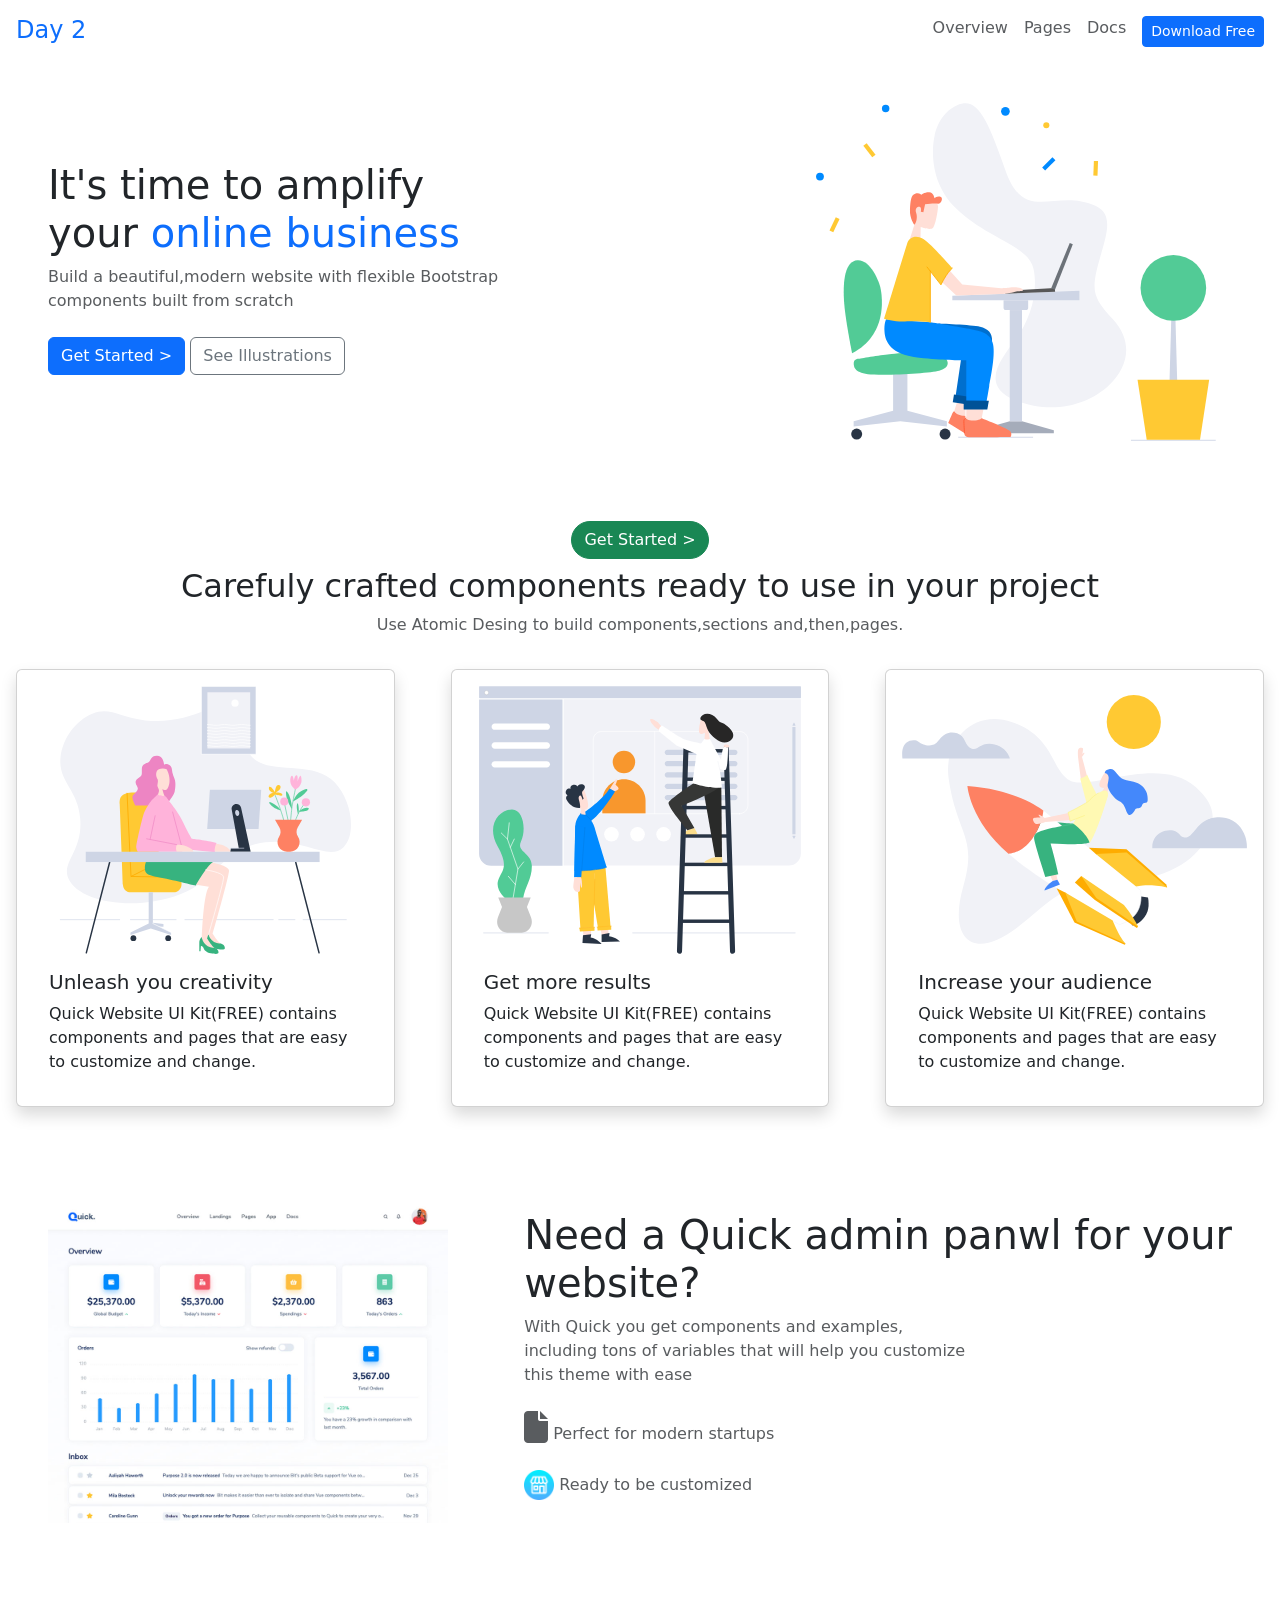
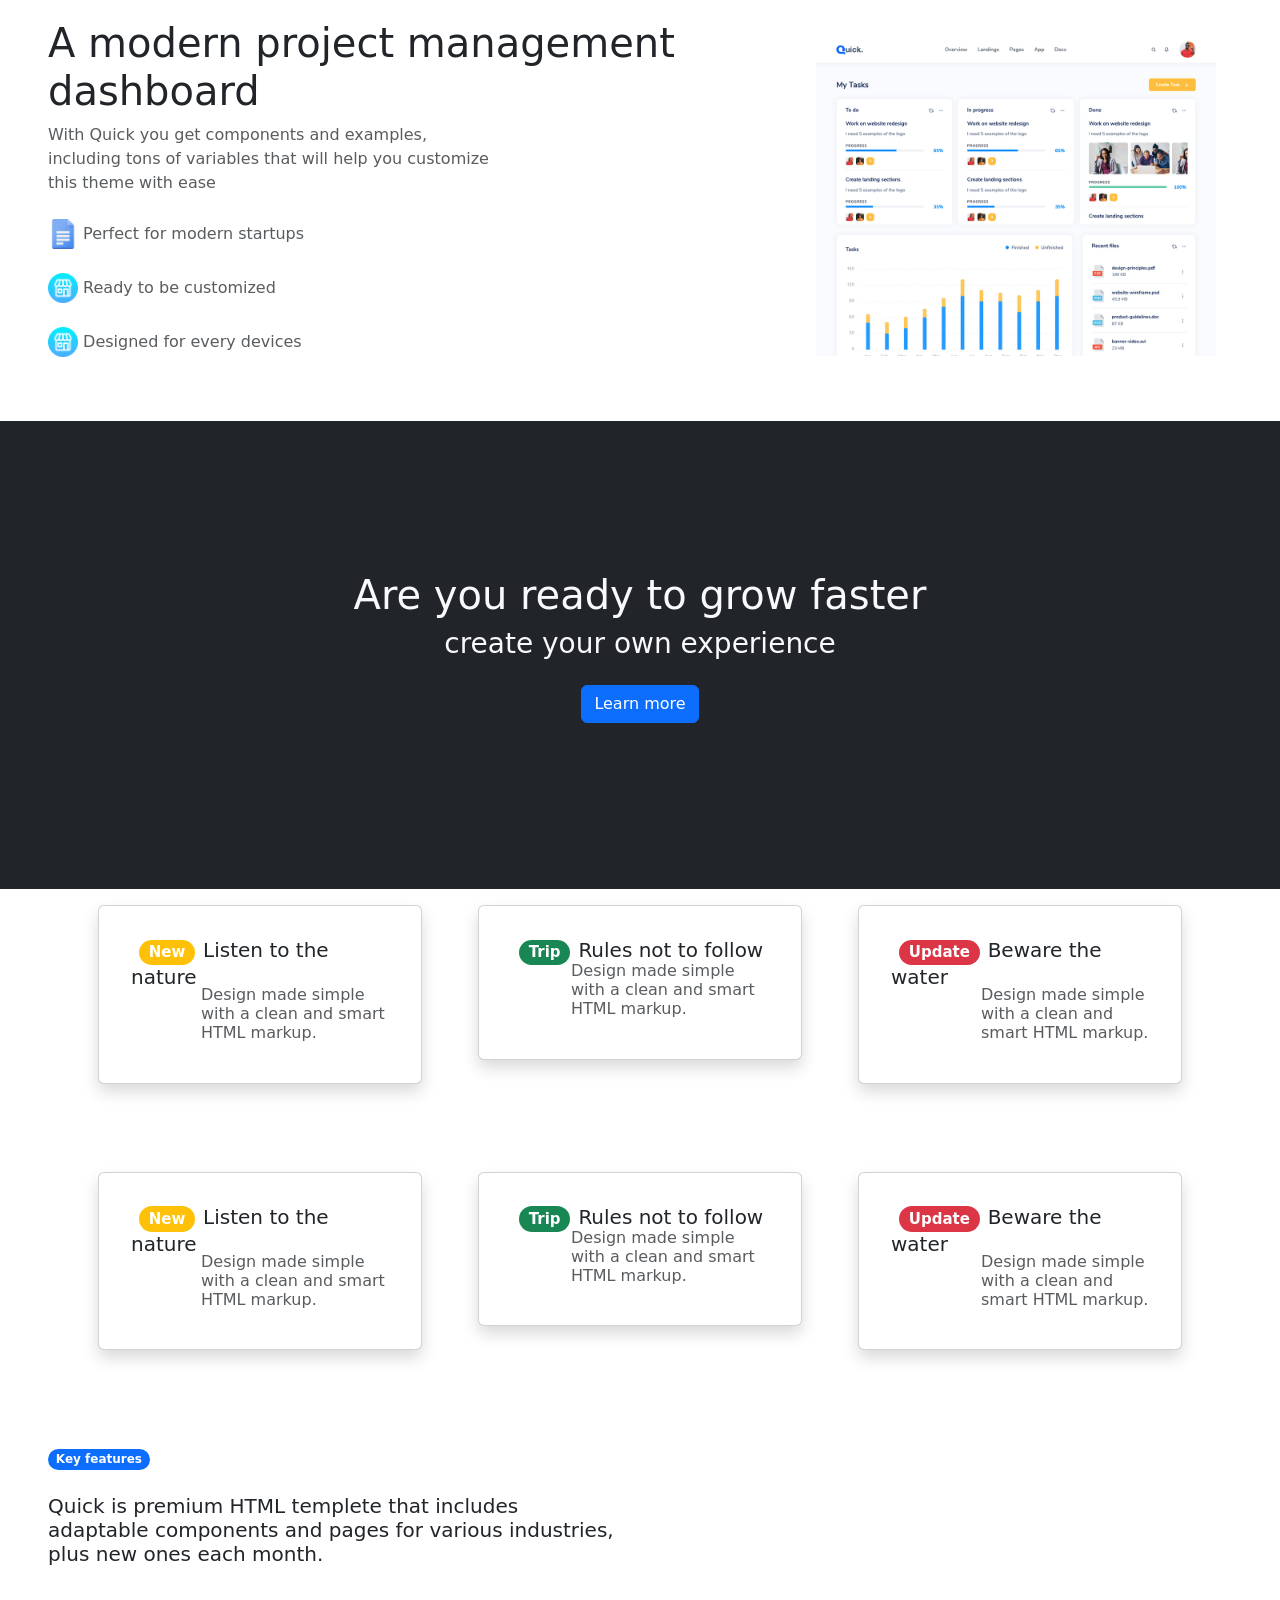
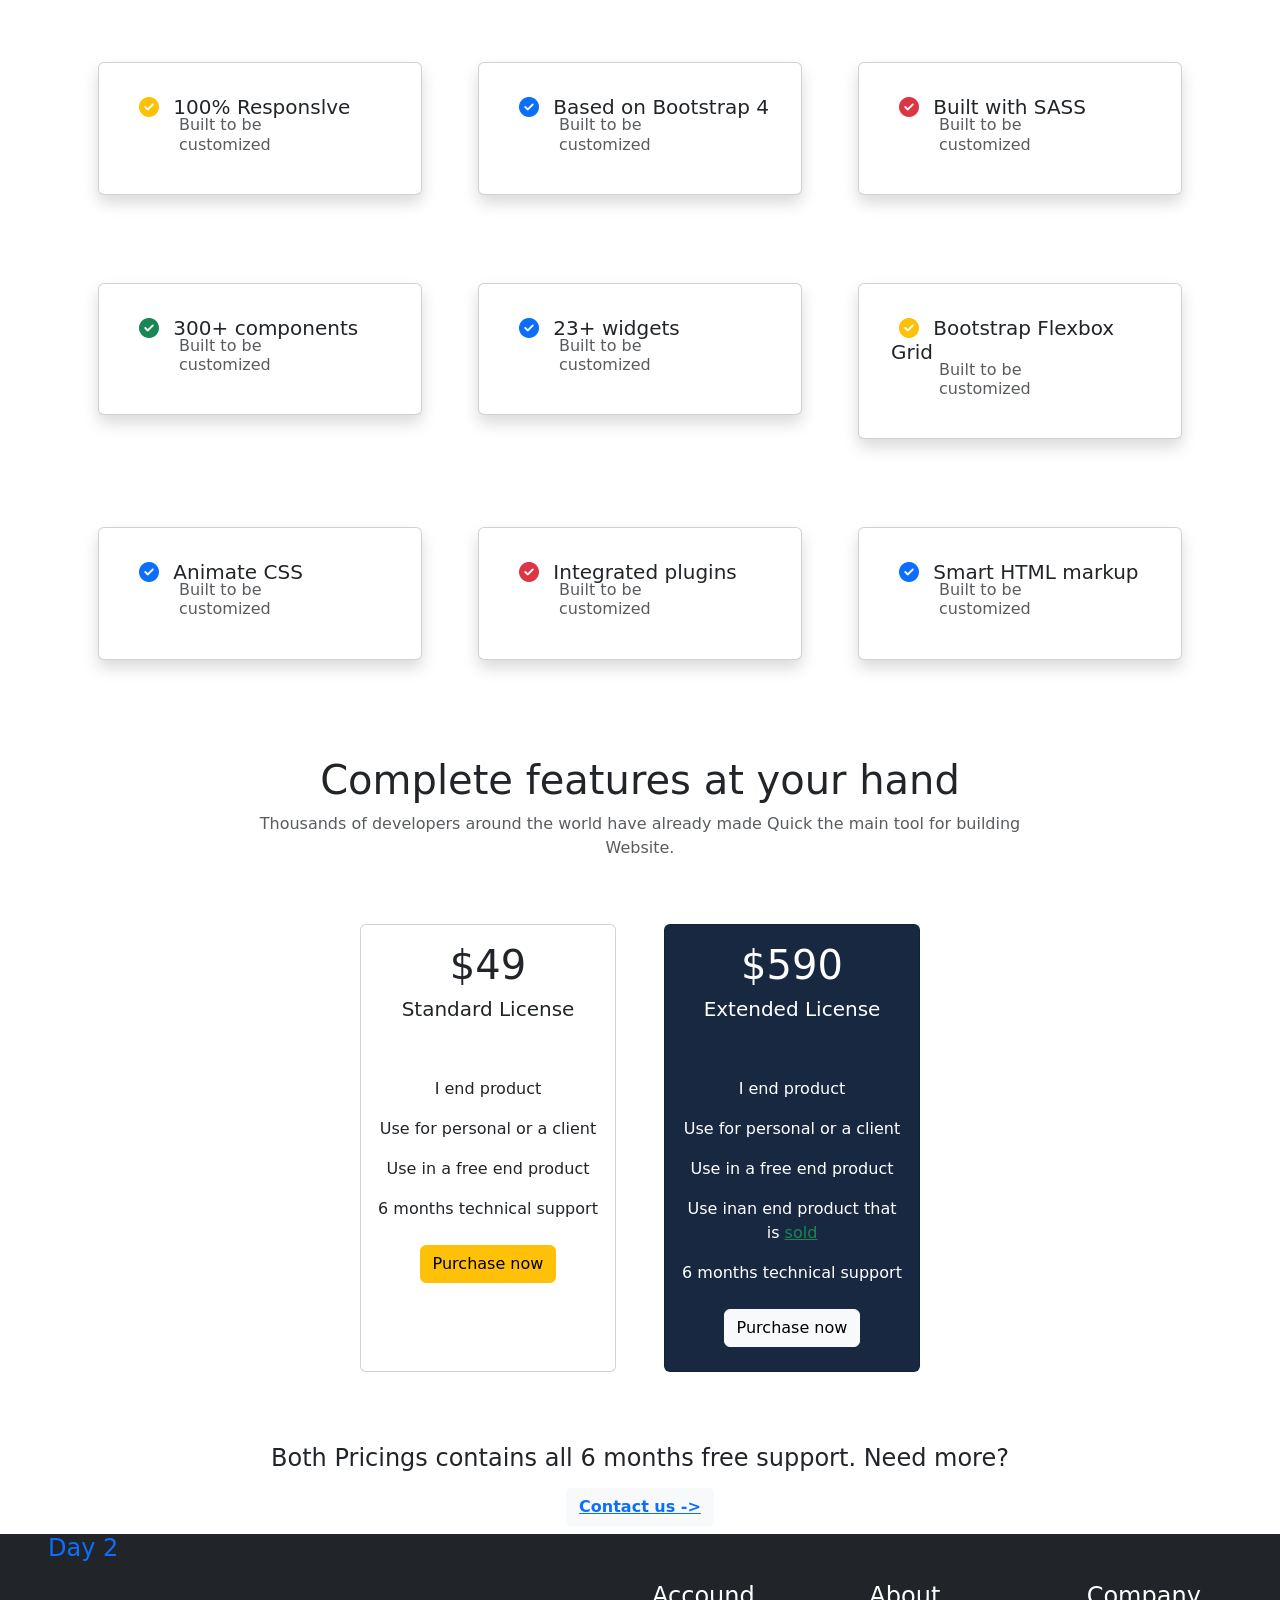
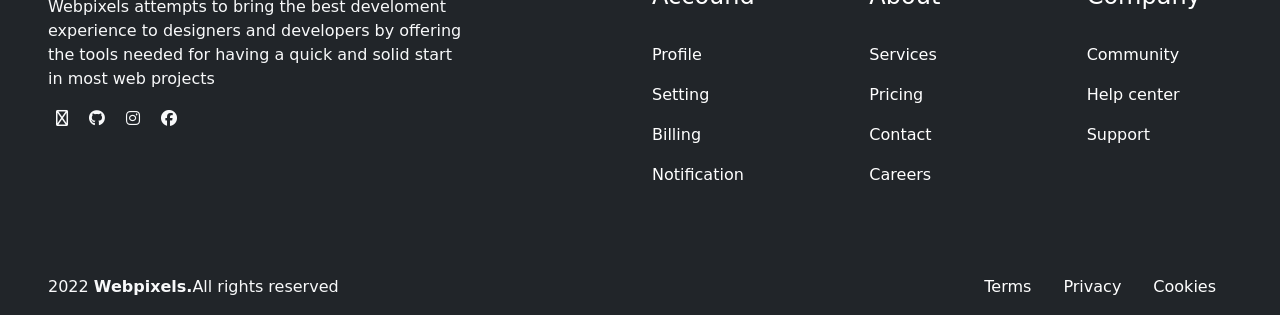
<file: Day 2/prasad/index.html>
<!DOCTYPE html>
<html lang="en">
  <head>
    <!-- Required meta tags -->
    <meta charset="utf-8" />
    <meta name="viewport" content="width=device-width, initial-scale=1" />

    <!-- Bootstrap CSS -->
    <link
      href="https://cdn.jsdelivr.net/npm/bootstrap@5.0.2/dist/css/bootstrap.min.css"
      rel="stylesheet"
      integrity="sha384-EVSTQN3/azprG1Anm3QDgpJLIm9Nao0Yz1ztcQTwFspd3yD65VohhpuuCOmLASjC"
      crossorigin="anonymous"
    />

    <link
      rel="stylesheet"
      href="https://cdnjs.cloudflare.com/ajax/libs/font-awesome/6.2.0/css/all.min.css"
    />

    <link rel="stylesheet" href="style.css" />

    <title>Hello, world!</title>
  </head>
  <body>
    <!-- Navigation -->

    <div class="nav d-flex p-3 justify-content-between">
      <div class="logo">
        <h4 class="text-primary">Day 2</h4>
      </div>
      <ul class="menu d-flex list-inline gap-3">
        <li class="text-muted">Overview</li>
        <li class="text-muted">Pages</li>
        <li class="text-muted">Docs</li>
        <li><button class="btn btn-primary btn-sm">Download Free</button></li>
      </ul>
    </div>

    <section class="hero d-flex py-4 mx-5 justify-content-between">
      <div class="my-auto">
        <h1>
          It's time to amplify <br />
          your
          <span class="text-primary">online business</span>
        </h1>
        <p class="text-muted">
          Build a beautiful,modern website with flexible Bootstrap <br />
          components built from scratch
        </p>
        <div class="hero-buttons">
          <a href="#" class="btn btn-primary my-2">Get Started ></a>
          <a href="#" class="btn btn-outline-secondary my-2"
            >See Illustrations</a
          >
        </div>
      </div>
      <div class="right pe-3">
        <img
          class="img-fluid"
          src="../illustration-3.svg"
          alt=""
          srcset=""
          width="400px"
          height="200px"
        />
      </div>
    </section>
    <div class="text-center mt-5">
      <a href="#" class="btn btn-success rounded-pill my-2">Get Started ></a>
      <h2>Carefuly crafted components ready to use in your project</h2>
      <p class="text-muted">
        Use Atomic Desing to build components,sections and,then,pages.
      </p>
    </div>

    <div class="row row-cols-1 row-cols-md-3 g-4">
      <div class="col">
        <div class="card mx-3 my-3 shadow p-3 mb-5 bg-body rounded">
          <img
            src="../illustration-5.svg"
            class="card-img-top"
            alt="..."
            width="300px"
            height="268px"
          />
          <div class="card-body">
            <h5 class="card-title">Unleash you creativity</h5>
            <p class="card-text">
              Quick Website UI Kit(FREE) contains components and pages that are
              easy to customize and change.
            </p>
          </div>
        </div>
      </div>

      <div class="col">
        <div class="card mx-3 my-3 shadow p-3 mb-5 bg-body rounded">
          <img
            src="../illustration-6.svg"
            class="card-img-top"
            alt="..."
            width="300px"
            height="268px"
          />
          <div class="card-body">
            <h5 class="card-title">Get more results</h5>
            <p class="card-text">
              Quick Website UI Kit(FREE) contains components and pages that are
              easy to customize and change.
            </p>
          </div>
        </div>
      </div>
      <div class="col">
        <div class="card mx-3 my-3 shadow p-3 mb-5 bg-body rounded">
          <img
            src="../illustration-7.svg"
            class="card-img-top"
            alt="..."
            width="300px"
            height="268px"
          />
          <div class="card-body">
            <h5 class="card-title">Increase your audience</h5>
            <p class="card-text">
              Quick Website UI Kit(FREE) contains components and pages that are
              easy to customize and change.
            </p>
          </div>
        </div>
      </div>
    </div>

    <section class="hero d-flex py-5 mx-5 justify-content-between">
      <div class="my-auto">
        <img
          class="img-fluid"
          src="../screen-1-1000x800.jpg"
          alt=""
          srcset=""
          width="400px"
          height="200px"
        />
      </div>
      <div class="my-auto">
        <h1>
          Need a Quick admin panwl for your <br />
          website?
        </h1>
        <p class="text-muted">
          With Quick you get components and examples, <br />
          including tons of variables that will help you customize <br />
          this theme with ease <br />
          <br />
          <i class="fa-solid fa-file fa-2x"></i>
          Perfect for modern startups
          <br />
          <br />
          <img
            class="img-fluid"
            src="../store.png"
            alt=""
            srcset=""
            width="30px"
            height="20px"
          />
          Ready to be customized
        </p>
      </div>
    </section>
    <section class="hero d-flex py-5 mx-5 justify-content-between">
      <div class="my-auto">
        <h1>
          A modern project management<br />
          dashboard
        </h1>
        <p class="text-muted">
          With Quick you get components and examples, <br />
          including tons of variables that will help you customize <br />
          this theme with ease <br />
          <br />
          <img
            class="img-fluid"
            src="../google-docs.png"
            alt=""
            srcset=""
            width="30px"
            height="20px"
          />
          Perfect for modern startups
          <br />
          <br />
          <img
            class="img-fluid"
            src="../store.png"
            alt=""
            srcset=""
            width="30px"
            height="20px"
          />
          Ready to be customized
          <br />
          <br />
          <img
            class="img-fluid"
            src="../store.png"
            alt=""
            srcset=""
            width="30px"
            height="20px"
          />
          Designed for every devices
        </p>
      </div>
      <div class="my-auto me-3">
        <img
          class="img-fluid"
          src="../screen-2-1000x800.jpg"
          alt=""
          srcset=""
          width="400px"
          height="200px"
        />
      </div>
      <!-- futer1 -->
    </section>

    <section class="bg-dark text-center" style="padding: 150px 0">
      <h1 class="text-light">Are you ready to grow faster</h1>
      <h3 class="text-light">create your own experience</h3>
      <a href="#" class="btn btn-primary my-3">Learn more</a>
    </section>

    <section>
      <div class="container">
        <div class="row row-cols-1 row-cols-md-3 g-4">
          <div class="col">
            <div class="card mx-3 my-3 shadow p-3 mb-5 bg-body rounded">
              <div class="card-body">
                <h5 class="card-title">
                  <span class="badge rounded-pill bg-warning mx-2">New</span
                  >Listen to the nature <br />
                  <div class="size" style="margin-left: 70px">
                    <h6 class="card-subtitle mb-2 text-muted">
                      Design made simple with a clean and smart HTML markup.
                    </h6>
                  </div>
                </h5>
              </div>
            </div>
          </div>
          <div class="col">
            <div class="card mx-3 my-3 shadow p-3 mb-5 bg-body rounded">
              <div class="card-body">
                <h5 class="card-title">
                  <span class="badge rounded-pill bg-success mx-2">Trip</span
                  >Rules not to follow <br />

                  <div class="size" style="margin-left: 60px">
                    <h6 class="card-subtitle mb-2 text-muted">
                      Design made simple with a clean and smart HTML markup.
                    </h6>
                  </div>
                </h5>
              </div>
            </div>
          </div>
          <div class="col">
            <div class="card mx-3 my-3 shadow p-3 mb-5 bg-body rounded">
              <div class="card-body">
                <h5 class="card-title">
                  <span class="badge rounded-pill bg-danger mx-2">Update</span
                  >Beware the water <br />
                  <div class="size">
                    <h6 class="card-subtitle mb-2 text-muted">
                      Design made simple with a clean and smart HTML markup.
                    </h6>
                  </div>
                </h5>
              </div>
            </div>
          </div>
          <div class="col">
            <div class="card mx-3 my-3 shadow p-3 mb-5 bg-body rounded">
              <div class="card-body">
                <h5 class="card-title">
                  <span class="badge rounded-pill bg-warning mx-2">New</span
                  >Listen to the nature <br />
                  <div class="size" style="margin-left: 70px">
                    <h6 class="card-subtitle mb-2 text-muted">
                      Design made simple with a clean and smart HTML markup.
                    </h6>
                  </div>
                </h5>
              </div>
            </div>
          </div>
          <div class="col">
            <div class="card mx-3 my-3 shadow p-3 mb-5 bg-body rounded">
              <div class="card-body">
                <h5 class="card-title">
                  <span class="badge rounded-pill bg-success mx-2">Trip</span
                  >Rules not to follow <br />
                  <div class="size" style="margin-left: 60px">
                    <h6 class="card-subtitle mb-2 text-muted">
                      Design made simple with a clean and smart HTML markup.
                    </h6>
                  </div>
                </h5>
              </div>
            </div>
          </div>
          <div class="col">
            <div class="card mx-3 my-3 shadow p-3 mb-5 bg-body rounded">
              <div class="card-body">
                <h5 class="card-title">
                  <span class="badge rounded-pill bg-danger mx-2">Update</span
                  >Beware the water <br />
                  <div class="size">
                    <h6 class="card-subtitle mb-2 text-muted">
                      Design made simple with a clean and smart HTML markup.
                    </h6>
                  </div>
                </h5>
              </div>
            </div>
          </div>
        </div>
      </div>
    </section>

    <section class="mx-5 my-5">
      <div>
        <span class="badge rounded-pill bg-primary">Key features</span>
      </div>
      <br />
      <h5>
        Quick is premium HTML templete that includes <br />
        adaptable components and pages for various industries, <br />
        plus new ones each month.
      </h5>
      <br />
      <br />
      <br />
      <!-- card -->
      <div class="container">
        <div class="row row-cols-1 row-cols-md-3 g-4">
          <div class="col">
            <div class="card mx-3 my-3 shadow p-3 mb-5 bg-body rounded">
              <div class="card-body">
                <h5 class="card-title">
                  <i
                    class="fa-sharp fa-solid fa-circle-check fa-1x mx-2 text-warning"
                  ></i>
                  100% Responslve <br />
                  <div class="mx-5">
                    <h6 class="card-subtitle mb-2 text-muted">
                      Built to be customized
                    </h6>
                  </div>
                </h5>
              </div>
            </div>
          </div>
          <div class="col">
            <div class="card mx-3 my-3 shadow p-3 mb-5 bg-body rounded">
              <div class="card-body">
                <h5 class="card-title">
                  <i
                    class="fa-sharp fa-solid fa-circle-check fa-1x mx-2 text-primary"
                  ></i>
                  Based on Bootstrap 4 <br />
                  <div class="mx-5">
                    <h6 class="card-subtitle mb-2 text-muted">
                      Built to be customized
                    </h6>
                  </div>
                </h5>
              </div>
            </div>
          </div>
          <div class="col">
            <div class="card mx-3 my-3 shadow p-3 mb-5 bg-body rounded">
              <div class="card-body">
                <h5 class="card-title">
                  <i
                    class="fa-sharp fa-solid fa-circle-check fa-1x mx-2 text-danger"
                  ></i>
                  Built with SASS <br />
                  <div class="mx-5">
                    <h6 class="card-subtitle mb-2 text-muted">
                      Built to be customized
                    </h6>
                  </div>
                </h5>
              </div>
            </div>
          </div>
          <div class="col">
            <div class="card mx-3 my-3 shadow p-3 mb-5 bg-body rounded">
              <div class="card-body">
                <h5 class="card-title">
                  <i
                    class="fa-sharp fa-solid fa-circle-check fa-1x mx-2 text-success"
                  ></i>
                  300+ components <br />
                  <div class="mx-5">
                    <h6 class="card-subtitle mb-2 text-muted">
                      Built to be customized
                    </h6>
                  </div>
                </h5>
              </div>
            </div>
          </div>
          <div class="col">
            <div class="card mx-3 my-3 shadow p-3 mb-5 bg-body rounded">
              <div class="card-body">
                <h5 class="card-title">
                  <i
                    class="fa-sharp fa-solid fa-circle-check fa-1x mx-2 text-primary"
                  ></i>
                  23+ widgets <br />
                  <div class="mx-5">
                    <h6 class="card-subtitle mb-2 text-muted">
                      Built to be customized
                    </h6>
                  </div>
                </h5>
              </div>
            </div>
          </div>
          <div class="col">
            <div class="card mx-3 my-3 shadow p-3 mb-5 bg-body rounded">
              <div class="card-body">
                <h5 class="card-title">
                  <i
                    class="fa-sharp fa-solid fa-circle-check fa-1x mx-2 text-warning"
                  ></i>
                  Bootstrap Flexbox Grid <br />
                  <div class="mx-5">
                    <h6 class="card-subtitle mb-2 text-muted">
                      Built to be customized
                    </h6>
                  </div>
                </h5>
              </div>
            </div>
          </div>
          <div class="col">
            <div class="card mx-3 my-3 shadow p-3 mb-5 bg-body rounded">
              <div class="card-body">
                <h5 class="card-title">
                  <i
                    class="fa-sharp fa-solid fa-circle-check fa-1x mx-2 text-primary"
                  ></i>
                  Animate CSS <br />
                  <div class="mx-5">
                    <h6 class="card-subtitle mb-2 text-muted">
                      Built to be customized
                    </h6>
                  </div>
                </h5>
              </div>
            </div>
          </div>
          <div class="col">
            <div class="card mx-3 my-3 shadow p-3 mb-5 bg-body rounded">
              <div class="card-body">
                <h5 class="card-title">
                  <i
                    class="fa-sharp fa-solid fa-circle-check fa-1x mx-2 text-danger"
                  ></i>
                  Integrated plugins <br />
                  <div class="mx-5">
                    <h6 class="card-subtitle mb-2 text-muted">
                      Built to be customized
                    </h6>
                  </div>
                </h5>
              </div>
            </div>
          </div>
          <div class="col">
            <div class="card mx-3 my-3 shadow p-3 mb-5 bg-body rounded">
              <div class="card-body">
                <h5 class="card-title">
                  <i
                    class="fa-sharp fa-solid fa-circle-check fa-1x mx-2 text-primary"
                  ></i>
                  Smart HTML markup <br />
                  <div class="mx-5">
                    <h6 class="card-subtitle mb-2 text-muted">
                      Built to be customized
                    </h6>
                  </div>
                </h5>
              </div>
            </div>
          </div>
        </div>
      </div>
    </section>
    <!-- new section -->

    <section>
      <div class="text-center">
        <h1>Complete features at your hand</h1>
        <p class="text-muted">
          Thousands of developers around the world have already made Quick the
          main tool for building <br />Website.
        </p>
      </div>
      <br />
      <br />

      <div class="d-flex justify-content-center gap-5">
        <div class="card" style="width: 20%">
          <div class="card-body text-center">
            <h1>$49</h1>
            <h5>Standard License</h5>
            <br />
            <br />
            <p>I end product</p>
            <p>Use for personal or a client</p>
            <p>Use in a free end product</p>
            <p>6 months technical support</p>
            <a href="#" class="btn btn-warning my-2">Purchase now</a>
          </div>
        </div>
        <div class="card active-card" style="width: 20%">
          <div class="card-body text-center">
            <h1>$590</h1>
            <h5>Extended License</h5>
            <br />
            <br />
            <p>I end product</p>
            <p>Use for personal or a client</p>
            <p>Use in a free end product</p>
            <p>
              Use inan end product that is
              <span class="text-success text-decoration-underline">sold</span>
            </p>
            <p>6 months technical support</p>
            <a href="#" class="btn btn-light my-2">Purchase now</a>
          </div>
        </div>
      </div>
      <br />
      <br /><br />
      <div class="text-center">
        <h4>Both Pricings contains all 6 months free support. Need more?</h4>
        <a
          href="#"
          class="btn btn-light my-2 text-primary text-decoration-underline"
          ><b>Contact us -></b></a
        >
      </div>
    </section>
    <!-- futer2 -->

    <section class="bg-dark row text-white">
      <!-- <div class="col-6">
        <div class="mx-5">
          <h4 class="text-primary">Day 2</h4>
          <br />
          <p class="text-light">
            Webpixels attempts to bring the best develoment <br />
            experience to designers and developers by offering <br />
            the tools needed for having a quick and solid start <br />
            in most web projects
          </p>
          <i class="fa-regular fa-globe text-light mx-2"> </i>

          <i class="fa-brands fa-github text-light mx-2"> </i>
          <i class="fa-brands fa-instagram text-light mx-2"> </i>
          <i class="fa-brands fa-facebook text-light mx-2"> </i>
          <br />
          <br />
          <br />
          <p class="text-light">2022 <b>Webpixels.</b>All rights reserved</p>
        </div>
      </div>
      <div class="col-6">
        <div class="col-2">hi</div>
        <div class="col-2">hi</div>
        <div class="col-2">hi</div>
      </div> -->
      <div class="col-6">
        <div class="mx-5">
          <h4 class="text-primary">Day 2</h4>
          <br />
          <p class="text-light">
            Webpixels attempts to bring the best develoment <br />
            experience to designers and developers by offering <br />
            the tools needed for having a quick and solid start <br />
            in most web projects
          </p>
          <i class="fa-regular fa-globe text-light mx-2"> </i>

          <i class="fa-brands fa-github text-light mx-2"> </i>
          <i class="fa-brands fa-instagram text-light mx-2"> </i>
          <i class="fa-brands fa-facebook text-light mx-2"> </i>
          <br />
          <br />
          <br />
          <br />
          <br />
          <br />
          <br />
          <p class="text-light">2022 <b>Webpixels.</b>All rights reserved</p>
        </div>
      </div>
      <div class="col-6">
        <div class="row">
          <div class="col-4 pt-5">
            <h4>Accound</h4>
            <br />
            <p>Profile</p>
            <p>Setting</p>
            <p>Billing</p>
            <p>Notification</p>
          </div>
          <div class="col-4 pt-5">
            <h4>About</h4>
            <br />
            <p>Services</p>
            <p>Pricing</p>
            <p>Contact</p>
            <p>Careers</p>
          </div>
          <div class="col-4 pt-5">
            <h4>Company</h4>
            <br />
            <p>Community</p>
            <p>Help center</p>
            <p>Support</p>
          </div>
        </div>

        <br />
        <br />
        <br />
        <div class="main d-flex mx-5 justify-content-md-end">
          <p class="mx-3">Terms</p>
          <p class="mx-3">Privacy</p>
          <p class="mx-3">Cookies</p>
        </div>
      </div>
    </section>

    <script
      src="https://cdn.jsdelivr.net/npm/bootstrap@5.0.2/dist/js/bootstrap.bundle.min.js"
      integrity="sha384-MrcW6ZMFYlzcLA8Nl+NtUVF0sA7MsXsP1UyJoMp4YLEuNSfAP+JcXn/tWtIaxVXM"
      crossorigin="anonymous"
    ></script>
  </body>
</html>
</file>
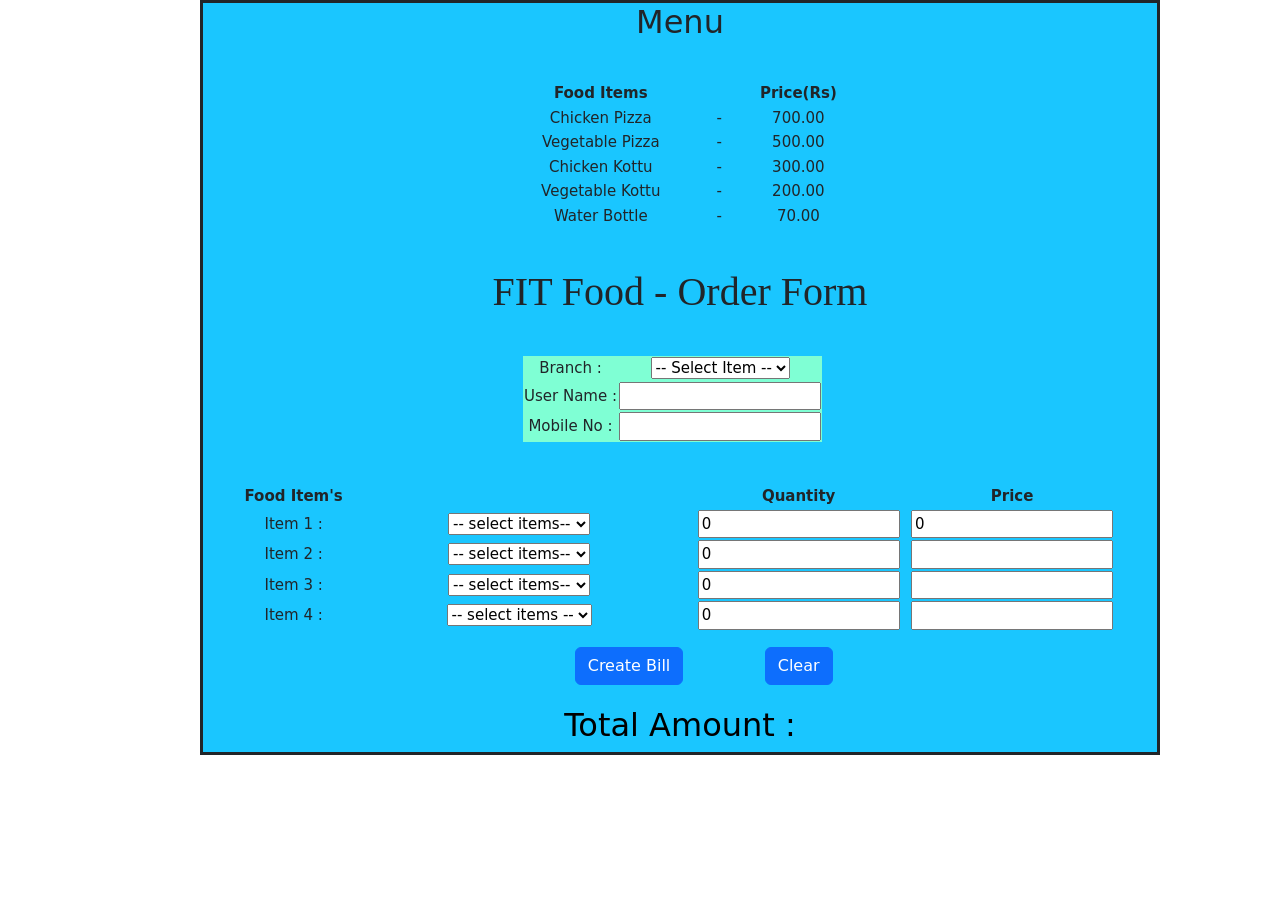
<file: exercise 1/amit/index.html>
<!DOCTYPE html>
<html lang="en">
  <head>
    <!-- Required meta tags -->
    <meta charset="utf-8" />
    <meta name="viewport" content="width=device-width, initial-scale=1" />

    <!-- Bootstrap CSS -->
    <link
      href="https://cdn.jsdelivr.net/npm/bootstrap@5.0.2/dist/css/bootstrap.min.css"
      rel="stylesheet"
      integrity="sha384-EVSTQN3/azprG1Anm3QDgpJLIm9Nao0Yz1ztcQTwFspd3yD65VohhpuuCOmLASjC"
      crossorigin="anonymous"
    />

    <link rel="stylesheet" href="style.css" />

    <title>FIT Food - Order Form</title>
  </head>
  <body>


    <!-- Start -->

                              <!-- PRICE LIST -->

    <div>
      <h2>Menu</h2>

      <table width="40%" id="alignment" style="margin-top: 40px ">

        <tr>
          <th>Food Items</th>
          <th></th>
          <th>Price(Rs)</th>
        </tr>

        <tr>
          <td>Chicken Pizza</td>
          <td> - </td>
          <td>700.00</td>
          </tr>

          <tr>
            <td>Vegetable Pizza</td>
            <td> - </td>
            <td>500.00</td>
            </tr>

            <tr>
              <td>Chicken Kottu</td>
              <td> - </td>
              <td>300.00</td>
              </tr>

              <tr>
                <td>Vegetable Kottu</td>
                <td> - </td>
                <td>200.00</td>
                </tr>

                <tr>
                  <td>Water Bottle</td>
                  <td> - </td>
                  <td>70.00</td>
                  </tr>

        </tr>
      </table>


                              <!-- FIT Food Order Form -->


<h1 style="font-family: 'Times New Roman', Times, serif;margin-top: 40px;">FIT Food - Order Form</h1>

<table style="background-color: aquamarine; margin-left:320px; margin-top: 40px;">
  <trS>

    <td>Branch :    </td>
    <td>

      <select>

        <option>-- Select Item --</option>

        <option>Deccan</option>
        <option>Kothrud</option>

      </select>

    </td>

  </tr>

  <tr>

    <td>User Name :</td>
    <td>

      <input type="text">

    </td>

  </tr>

  <tr>

    <td>Mobile No :</td>
    <td>

      <input type="text" id="mblnmbr" >

    </td>

  </tr>

</table>
<br>


                                    <!-- Food Item List -->


<form name="tblform">

  <table width="92%"  id="alignment" style="margin-top: 20px">

    <tr>

      <th>Food Item's</th>
      <th></th>
      <th>Quantity</th>
      <th>Price</th>

    </tr>

    <tr>
      
      <td>Item 1 :</td>
      <td>
        <select id="item1">

          <option value="selected"  >-- select items--</option>

          <option value="0">Chicken Pizza</option>
          <option value="1">Vegetable Pizza</option>
          <option value="2">Chicken Kottu</option>
          <option value="3">Vegetable Kottu</option>
          <option value="4">Water Bottle</option>
          
        </select>
      </td>

      <td>
        <input type="number" value="0" id="q1">
      </td>
      <td>
        <input type="text" value="0" id="p1">
      </td>

    </tr>


    <tr>

      <td>Item 2 :</td>
      <td>
        <select id="item2">

          <option value="selected">-- select items--</option>

          <option value="0">Chicken Pizza</option>
          <option value="1">Vegetable Pizza</option>
          <option value="2">Chicken Kottu</option>
          <option value="3">Vegetable Kottu</option>
          <option value="4">Water Bottle</option>
          
        </select>
      </td>

      <td>
        <input type="number" value="0" id="q2">
      </td>
      <td>
        <input type="text" id="p2">
      </td>

    </tr>


    <tr>

      <td>Item 3 :</td>
      <td>
        <select id="item3">

          <option value="" >-- select items--</option>

          <option value="0">Chicken Pizza</option>
          <option value="1">Vegetable Pizza</option>
          <option value="2">Chicken Kottu</option>
          <option value="3">Vegetable Kottu</option>
          <option value="4">Water Bottle</option>
          
        </select>
      </td>

      <td>
        <input type="number" value="0" id="q3">
      </td>
      <td>
        <input type="text" id="p3">
      </td>

    </tr>


    <tr>

      <td>Item 4 :</td>
      <td>
        <select id="item4">

          <option value="" >-- select items --</option>

          <option value="0">Chicken Pizza</option>
          <option value="1">Vegetable Pizza</option>
          <option value="2">Chicken Kottu</option>
          <option value="3">Vegetable Kottu</option>
          <option value="4">Water Bottle</option>
          
        </select>
      </td>

      <td>
        <input type="number" value="0" id="q4">
      </td>
      <td>
        <input type="text" id="p4">
      </td>

    </tr>
                    <!--  Buttons Create bill and Clear -->

      <tr>
        <td></td>
      
        <td>
          <input type="Submit" class="btn btn-primary" value="Create Bill" style="margin-left: 220px ; margin-top: 15px;" id="createBill" >
        </td>

        <td>
          <input type="Reset" class="btn btn-primary" value="Clear" style="margin-top:15px">
        </td>
      </tr>

  </table>

</form>


<h2 style="color: black; margin-top: 20px;">Total Amount : <span id="totalAmt"></span></h2>


    </div>




    <!-- End -->

    <script
      src="https://cdn.jsdelivr.net/npm/bootstrap@5.0.2/dist/js/bootstrap.bundle.min.js"
      integrity="sha384-MrcW6ZMFYlzcLA8Nl+NtUVF0sA7MsXsP1UyJoMp4YLEuNSfAP+JcXn/tWtIaxVXM"
      crossorigin="anonymous"
    ></script>

    <script src="fun.js"></script>
    
  </body>
</html>
</file>
<file: Day 1/prasad/style.css>
button:not(:disabled){
    cursor: pointer;
}

.nevbar-toggler-icon{
    display: inline-block;
    width: 1.5em;
    height: 1.5em;
    vertical-align: middle;
    background-repeat: no-repeat;
      background-repeat-x: no-repeat;
      background-repeat-y: no-repeat;
    background-position: center;
       background-position-x: center;
       background-position-y: center; 
    background-size: 100%;
}
</file>
<file: Day 2/anushka/style.css>
.btn-default {
    background-color: rgb(173, 250, 173);
    color: green;
    border-radius: 15px;
}

.active-card {
    background-color: rgb(5, 5, 44);
    color: white;
}
</file>
<file: Day 2/prasad/style.css>
.logo{
    font-size: 18px;
    font-weight: bold;
    color: blue;
}

.mb-6{
    margin-bottom: 50px;
}

.active-card{
    background-color: #192841;
    color: white;
}

.size{
    margin-left: 90px;
}
</file>
<file: exercise 1/amit/style.css>
body{
    font-size: 15px;
/*     background-color: chartreuse;
 */}

#alignment{
    margin-left: auto;
    margin-right: auto;
}

div{
    text-align: center;
    border-style: solid;
    margin-left: 200px;
    width: 75%;
    background-color: #1ac6ff;
}
</file>
